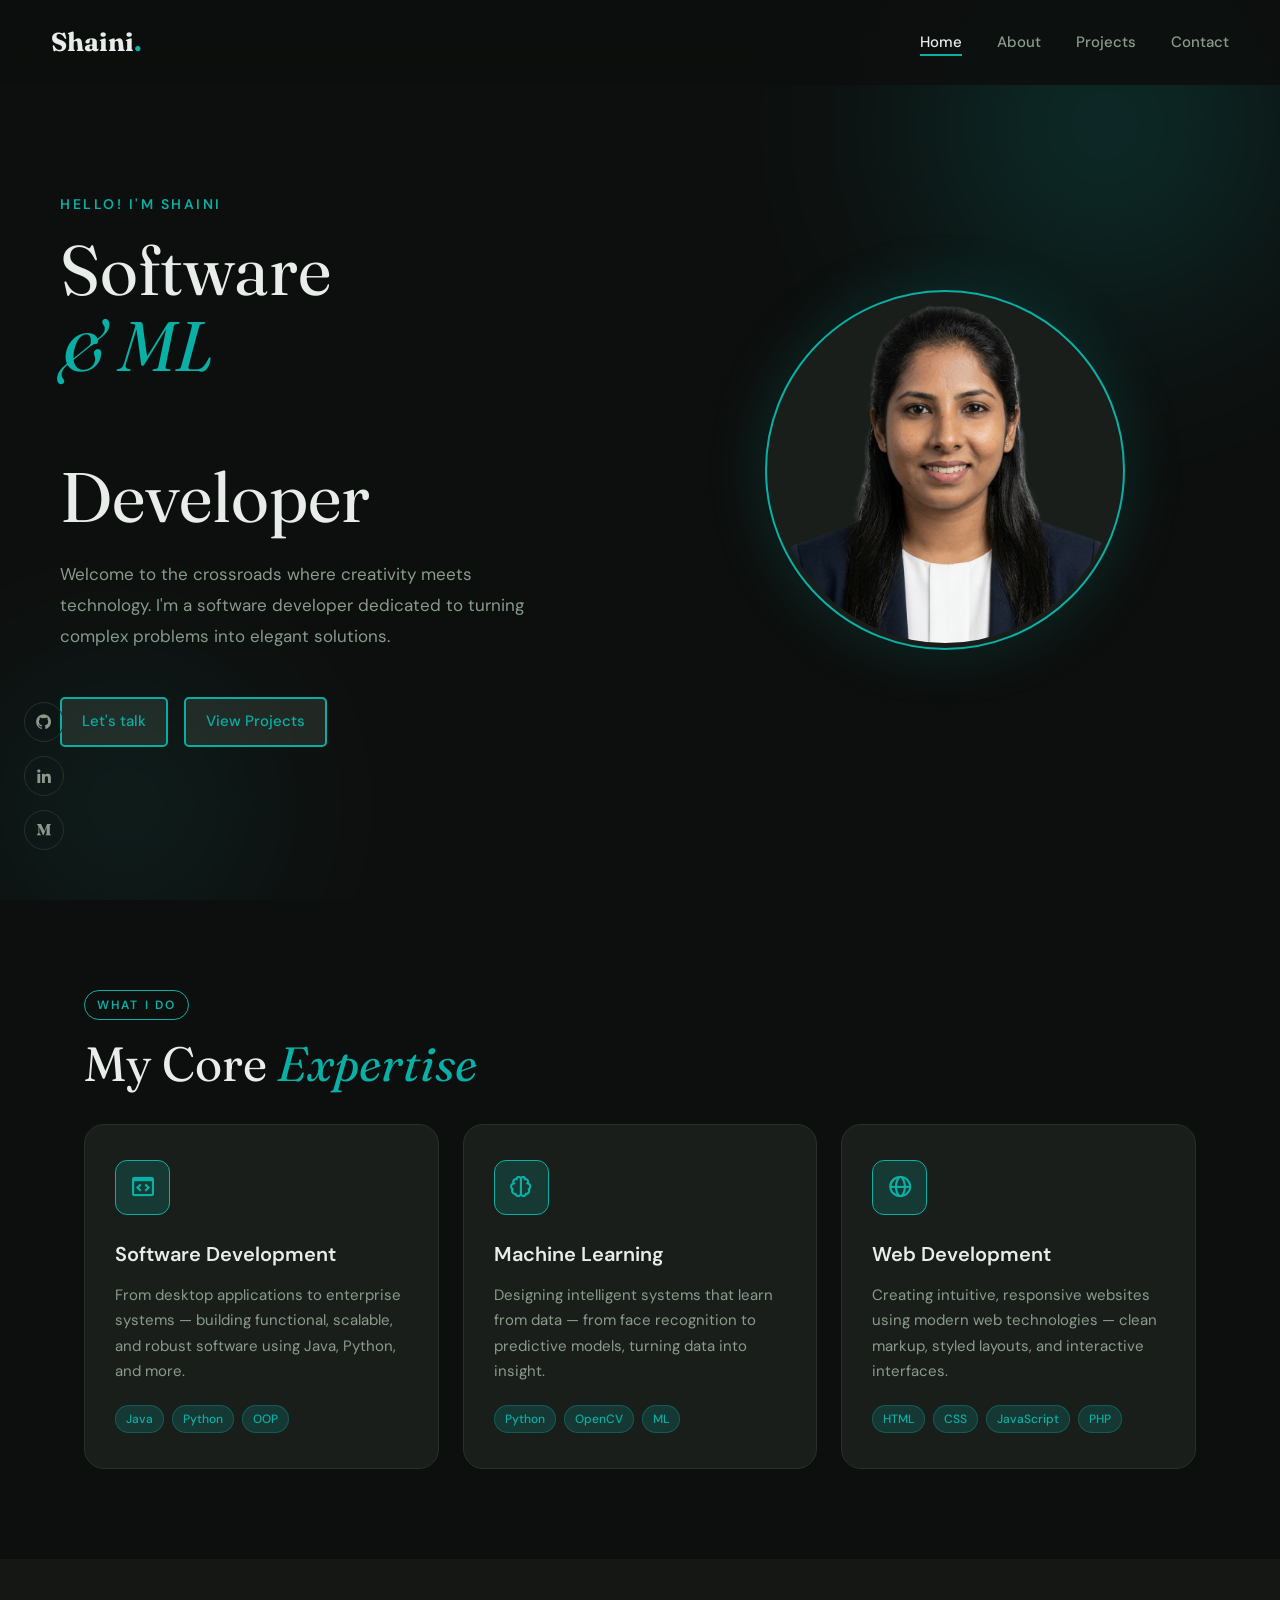
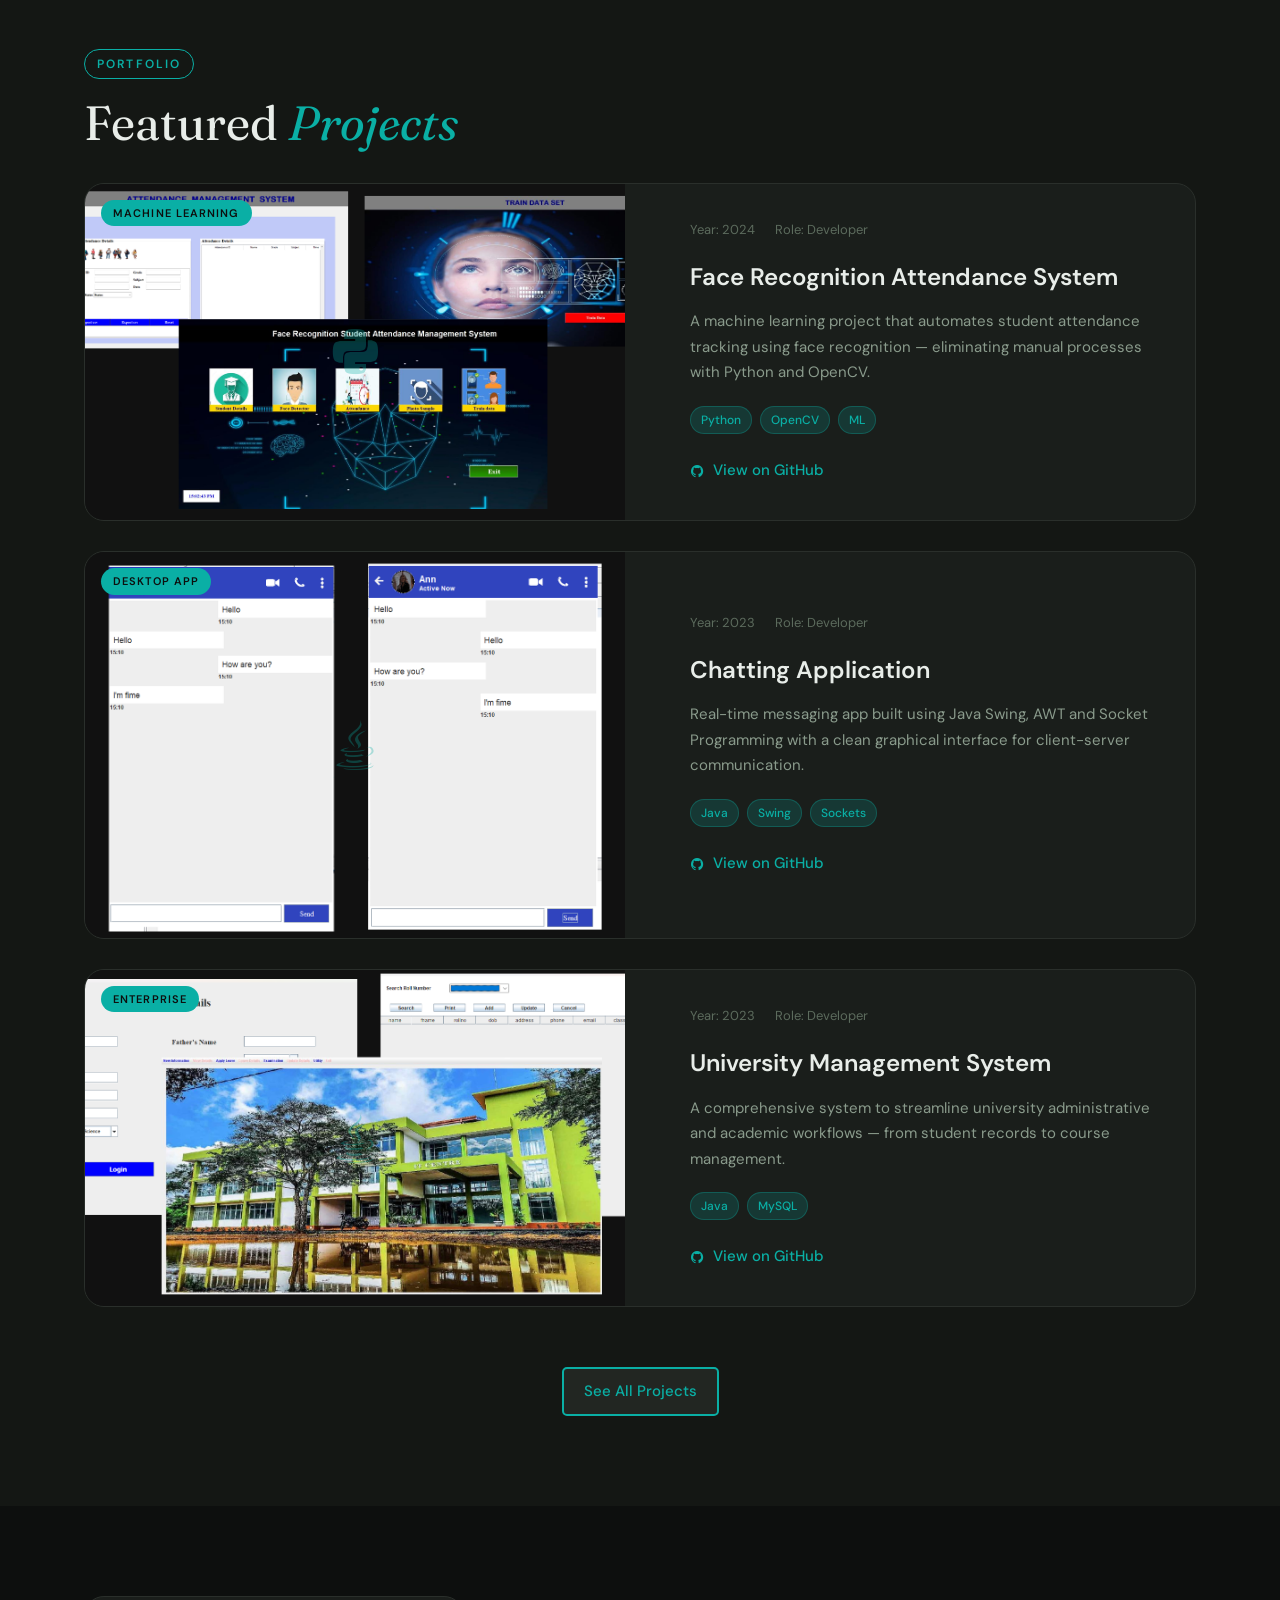
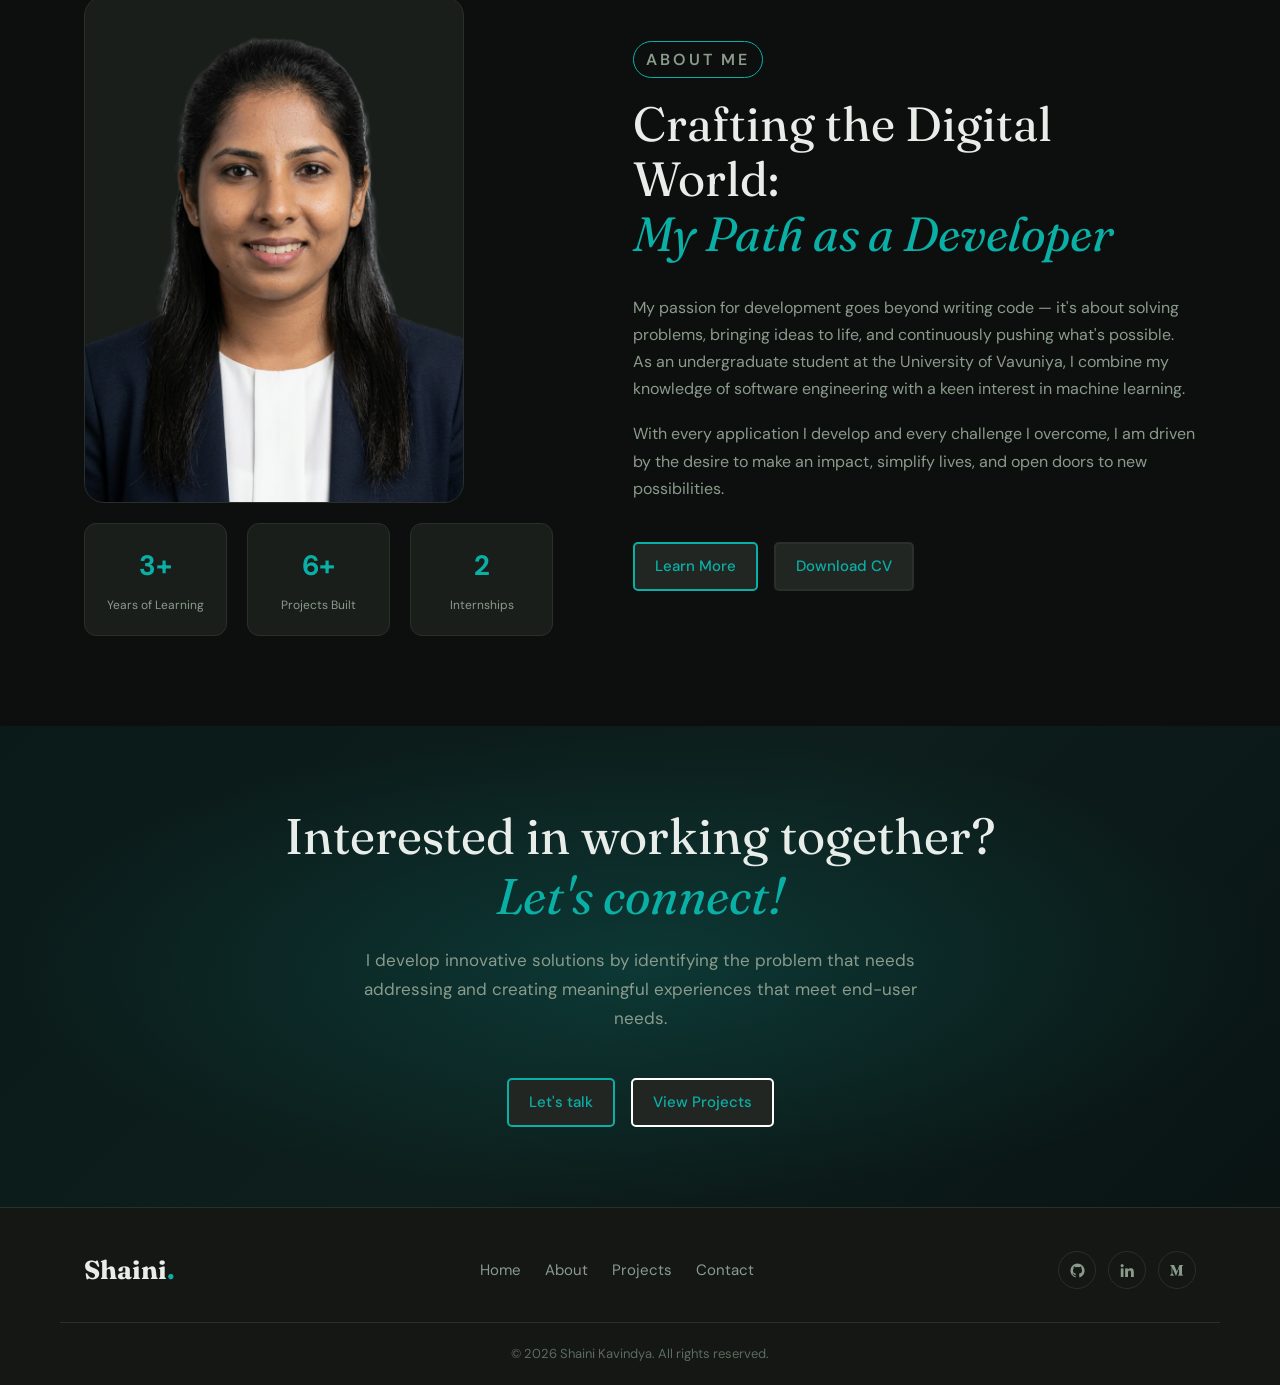
<file: index.html>
<!DOCTYPE html>
<html lang="en">
<head>
  <meta charset="UTF-8"/>
  <meta name="viewport" content="width=device-width, initial-scale=1.0"/>
  <title>Shaini Kavindya – Software Developer</title>
  <link rel="preconnect" href="https://fonts.googleapis.com">
  <link href="https://fonts.googleapis.com/css2?family=Fraunces:ital,wght@0,300;0,400;0,700;1,300&family=DM+Sans:wght@300;400;500;600&display=swap" rel="stylesheet">
  <link href="https://unpkg.com/boxicons@2.1.4/css/boxicons.min.css" rel="stylesheet">
  <link rel="stylesheet" href="css/style.css">
</head>
<body>

  <!-- ══════════════════════════════ NAV ══════════════════════════════ -->
  <nav class="navbar" id="navbar">
    <a href="index.html" class="nav-logo">Shaini<span>.</span></a>
    <button class="nav-toggle" id="navToggle" aria-label="Toggle menu">
      <span></span><span></span><span></span>
    </button>
    <ul class="nav-links" id="navLinks">
      <li><a href="index.html" class="active">Home</a></li>
      <li><a href="about.html">About</a></li>
      <li><a href="portfolio.html">Projects</a></li>
      <li><a href="contact.html">Contact</a></li>
    </ul>
  </nav>

  <!-- ══════════════════════════════ HERO ══════════════════════════════ -->
  <header class="hero">
    <div class="hero-bg-blobs">
      <div class="blob blob-1"></div>
      <div class="blob blob-2"></div>
    </div>

    <div class="hero-content">
      <div class="hero-text">
        <p class="hero-eyebrow">Hello! I'm Shaini</p>
        <h1 class="hero-title">Software <em>&amp; ML</em><br>Developer</h1>
        <p class="hero-sub">Welcome to the crossroads where creativity meets technology.
          I'm a software developer dedicated to turning complex problems into elegant solutions.</p>
        <div class="hero-cta">
          <a href="contact.html" class="btn btn-primary">Let's talk</a>
          <a href="portfolio.html" class="btn btn-outline">View Projects</a>
        </div>
      </div>
      <div class="hero-img-wrap">
        <div class="hero-img-ring">
          
          <img src="images/profile.png" alt="Shaini Kavindya" class="hero-img" onerror="this.style.display='none';this.parentElement.classList.add('no-img')">
          
        </div>
        
        </div>
      </div>
    </div>

    <div class="hero-social">
      <a href="https://github.com/Shaini200" target="_blank" title="GitHub"><i class='bx bxl-github'></i></a>
      <a href="https://www.linkedin.com/in/shaini-kavindya-83536228b/" target="_blank" title="LinkedIn"><i class='bx bxl-linkedin'></i></a>
      <a href="https://medium.com/@shainikavindya2" target="_blank" title="Medium"><i class='bx bxl-medium'></i></a>
    </div>
  </header>

  <!-- ══════════════════════════════ SERVICES ══════════════════════════ -->
  <section class="services section-pad">
    <div class="container">
      <p class="section-tag">What I Do</p>
      <h2 class="section-title">My Core <em>Expertise</em></h2>
      <div class="services-grid">

        <div class="service-card">
          <div class="service-icon"><i class='bx bx-code-block'></i></div>
          <h3>Software Development</h3>
          <p>From desktop applications to enterprise systems — building functional, scalable, and robust software using Java, Python, and more.</p>
          <div class="service-tags">
            <span>Java</span><span>Python</span><span>OOP</span>
          </div>
        </div>

        <div class="service-card">
          <div class="service-icon"><i class='bx bx-brain'></i></div>
          <h3>Machine Learning</h3>
          <p>Designing intelligent systems that learn from data — from face recognition to predictive models, turning data into insight.</p>
          <div class="service-tags">
            <span>Python</span><span>OpenCV</span><span>ML</span>
          </div>
        </div>

        <div class="service-card">
          <div class="service-icon"><i class='bx bx-globe'></i></div>
          <h3>Web Development</h3>
          <p>Creating intuitive, responsive websites using modern web technologies — clean markup, styled layouts, and interactive interfaces.</p>
          <div class="service-tags">
            <span>HTML</span><span>CSS</span><span>JavaScript</span><span>PHP</span>
          </div>
        </div>

      </div>
    </div>
  </section>

  <!-- ══════════════════════════════ FEATURED PROJECTS ══════════════════ -->
  <section class="projects section-pad section-alt">
    <div class="container">
      <p class="section-tag">Portfolio</p>
      <h2 class="section-title">Featured <em>Projects</em></h2>
      <div class="projects-list">

        <article class="project-card featured">
          <div class="project-img">
            <img src="images/n1.png" alt="Face Recognition System" onerror="this.parentElement.classList.add('img-fallback')">
            <div class="img-fallback-icon"><i class='bx bxl-python'></i></div>
            <span class="project-type">Machine Learning</span>
          </div>
          <div class="project-info">
            <div class="project-meta">
              <span>Year: 2024</span>
              <span>Role: Developer</span>
            </div>
            <h3>Face Recognition Attendance System</h3>
            <p>A machine learning project that automates student attendance tracking using face recognition — eliminating manual processes with Python and OpenCV.</p>
            <div class="project-tech"><span>Python</span><span>OpenCV</span><span>ML</span></div>
            <a href="https://github.com/Shaini200/Face-Recognition-Attendence-System" class="project-link" target="_blank">
              <i class='bx bxl-github'></i> View on GitHub
            </a>
          </div>
        </article>

        <article class="project-card">
          <div class="project-img">
            <img src="images/n2.png" alt="Chatting Application" onerror="this.parentElement.classList.add('img-fallback')">
            <div class="img-fallback-icon"><i class='bx bxl-java'></i></div>
            <span class="project-type">Desktop App</span>
          </div>
          <div class="project-info">
            <div class="project-meta">
              <span>Year: 2023</span>
              <span>Role: Developer</span>
            </div>
            <h3>Chatting Application</h3>
            <p>Real-time messaging app built using Java Swing, AWT and Socket Programming with a clean graphical interface for client-server communication.</p>
            <div class="project-tech"><span>Java</span><span>Swing</span><span>Sockets</span></div>
            <a href="https://github.com/Shaini200/Chatting-Application" class="project-link" target="_blank">
              <i class='bx bxl-github'></i> View on GitHub
            </a>
          </div>
        </article>

        <article class="project-card">
          <div class="project-img">
            <img src="images/n3.png" alt="University Management System" onerror="this.parentElement.classList.add('img-fallback')">
            <div class="img-fallback-icon"><i class='bx bxl-java'></i></div>
            <span class="project-type">Enterprise</span>
          </div>
          <div class="project-info">
            <div class="project-meta">
              <span>Year: 2023</span>
              <span>Role: Developer</span>
            </div>
            <h3>University Management System</h3>
            <p>A comprehensive system to streamline university administrative and academic workflows — from student records to course management.</p>
            <div class="project-tech"><span>Java</span><span>MySQL</span></div>
            <a href="https://github.com/Shaini200/University-Management-System" class="project-link" target="_blank">
              <i class='bx bxl-github'></i> View on GitHub
            </a>
          </div>
        </article>

      </div>
      <div class="section-cta">
        <a href="portfolio.html" class="btn btn-outline">See All Projects</a>
      </div>
    </div>
  </section>

  <!-- ══════════════════════════════ ABOUT SNIPPET ══════════════════════ -->
  <section class="about-snap section-pad">
    <div class="container about-snap-grid">
      <div class="about-snap-img">
        <div class="about-img-frame">
          <img src="images/profile.png" alt="Shaini Kavindya" onerror="this.style.display='none'">
          
        </div>
        <div class="about-stats">
          <div class="stat"><strong>3+</strong><span>Years of Learning</span></div>
          <div class="stat"><strong>6+</strong><span>Projects Built</span></div>
          <div class="stat"><strong>2</strong><span>Internships</span></div>
        </div>
      </div>
      <div class="about-snap-text">
        <p class="section-tag">About Me</p>
        <h2 class="section-title">Crafting the Digital World:<br><em>My Path as a Developer</em></h2>
        <p>My passion for development goes beyond writing code — it's about solving problems, bringing ideas to life, and continuously pushing what's possible. As an undergraduate student at the University of Vavuniya, I combine my knowledge of software engineering with a keen interest in machine learning.</p>
        <p>With every application I develop and every challenge I overcome, I am driven by the desire to make an impact, simplify lives, and open doors to new possibilities.</p>
        <div class="about-snap-links">
          <a href="about.html" class="btn btn-primary">Learn More</a>
          <a href="https://drive.google.com/drive/folders/1Dfvtdh1qpGoXPEZE8LVPaaoGUMWZcI7i" class="btn btn-ghost" target="_blank">Download CV</a>
        </div>
      </div>
    </div>
  </section>

  <!-- ══════════════════════════════ CTA BANNER ══════════════════════════ -->
  <section class="cta-banner">
    <div class="cta-bg"></div>
    <div class="container cta-content">
      <h2>Interested in working together?<br><em>Let's connect!</em></h2>
      <p>I develop innovative solutions by identifying the problem that needs addressing and creating meaningful experiences that meet end-user needs.</p>
      <div class="cta-btns">
        <a href="contact.html" class="btn btn-primary">Let's talk</a>
        <a href="portfolio.html" class="btn btn-outline-light">View Projects</a>
      </div>
    </div>
  </section>

  <!-- ══════════════════════════════ FOOTER ══════════════════════════════ -->
  <footer class="footer">
    <div class="container footer-inner">
      <a href="index.html" class="nav-logo">Shaini<span>.</span></a>
      <ul class="footer-links">
        <li><a href="index.html">Home</a></li>
        <li><a href="about.html">About</a></li>
        <li><a href="portfolio.html">Projects</a></li>
        <li><a href="contact.html">Contact</a></li>
      </ul>
      <div class="footer-social">
        <a href="https://github.com/Shaini200" target="_blank"><i class='bx bxl-github'></i></a>
        <a href="https://www.linkedin.com/in/shaini-kavindya-83536228b/" target="_blank"><i class='bx bxl-linkedin'></i></a>
        <a href="https://medium.com/@shainikavindya2" target="_blank"><i class='bx bxl-medium'></i></a>
      </div>
    </div>
    <p class="footer-copy">&copy; 2026 Shaini Kavindya. All rights reserved.</p>
  </footer>

  <script src="js/main.js"></script>
</body>
</html>
</file>
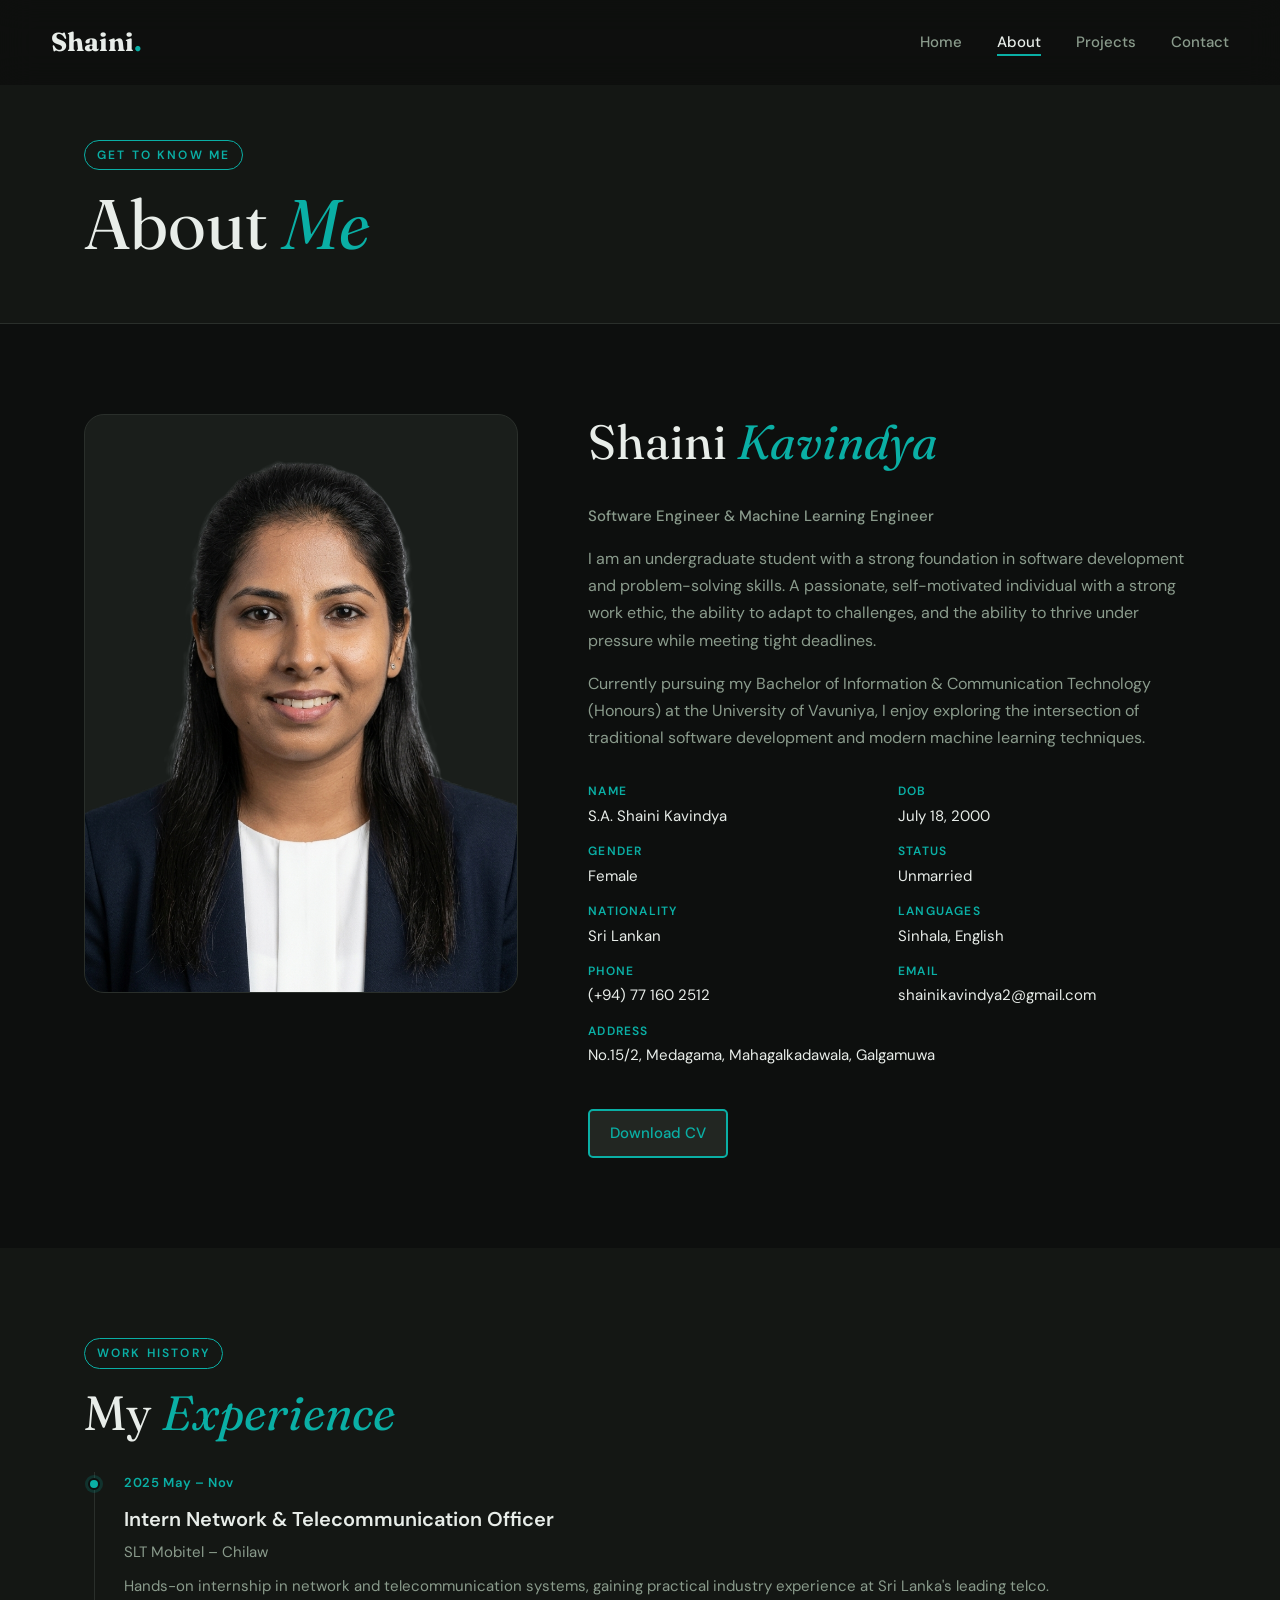
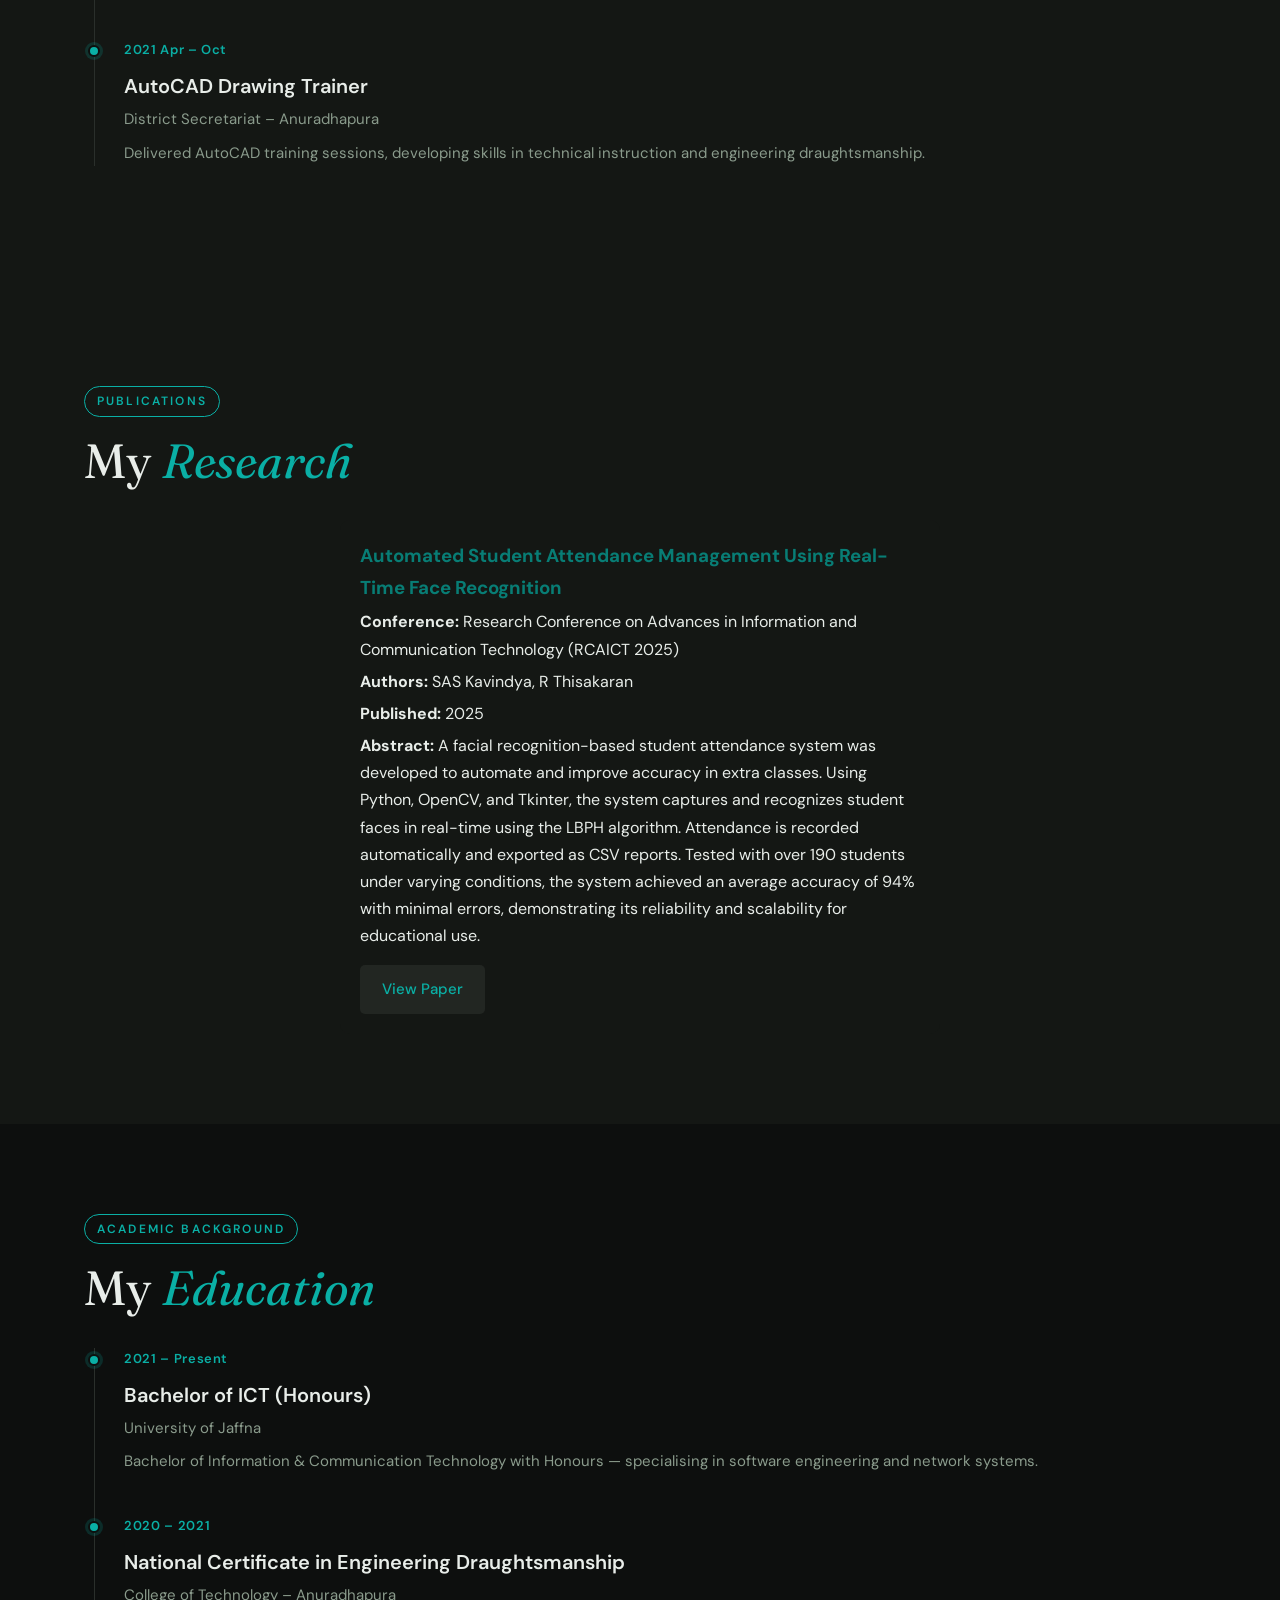
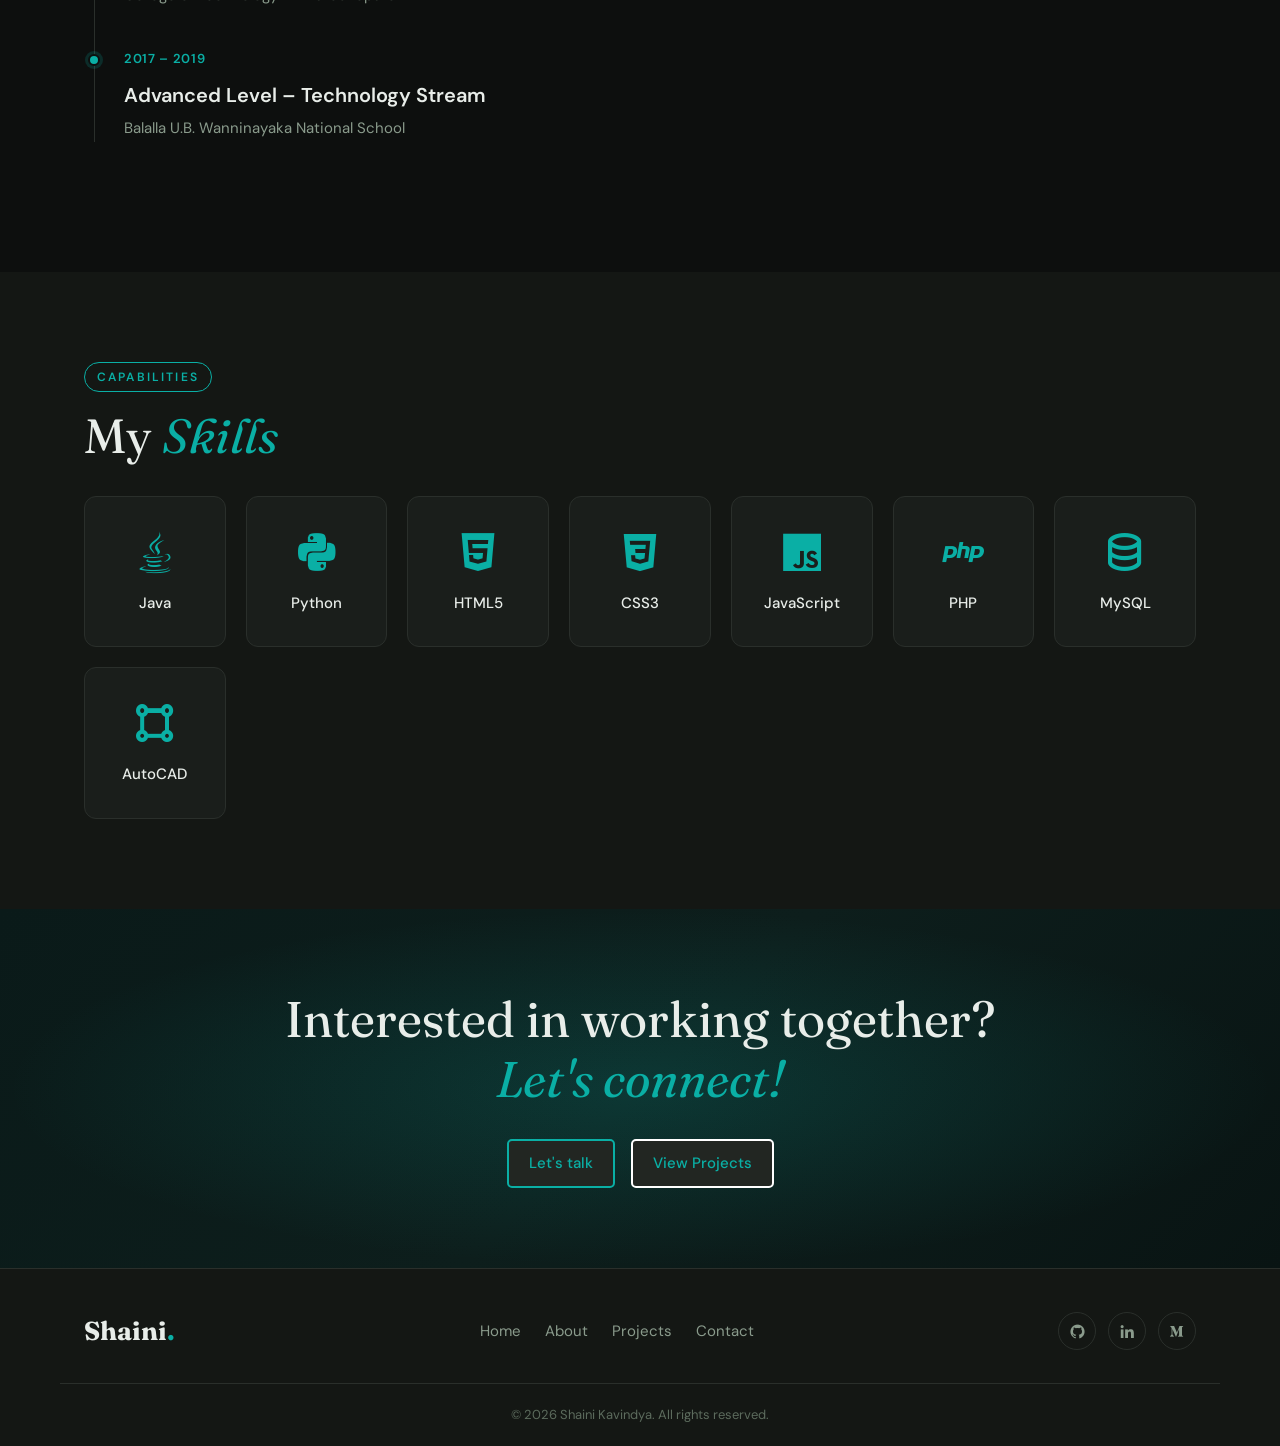
<file: about.html>
<!DOCTYPE html>
<html lang="en">
<head>
  <meta charset="UTF-8"/>
  <meta name="viewport" content="width=device-width, initial-scale=1.0"/>
  <title>About – Shaini Kavindya</title>
  <link rel="preconnect" href="https://fonts.googleapis.com">
  <link href="https://fonts.googleapis.com/css2?family=Fraunces:ital,wght@0,300;0,400;0,700;1,300&family=DM+Sans:wght@300;400;500;600&display=swap" rel="stylesheet">
  <link href="https://unpkg.com/boxicons@2.1.4/css/boxicons.min.css" rel="stylesheet">
  <link rel="stylesheet" href="css/style.css">
</head>
<body>

  <nav class="navbar" id="navbar">
    <a href="index.html" class="nav-logo">Shaini<span>.</span></a>
    <button class="nav-toggle" id="navToggle" aria-label="Toggle menu">
      <span></span><span></span><span></span>
    </button>
    <ul class="nav-links" id="navLinks">
      <li><a href="index.html">Home</a></li>
      <li><a href="about.html" class="active">About</a></li>
      <li><a href="portfolio.html">Projects</a></li>
      <li><a href="contact.html">Contact</a></li>
    </ul>
  </nav>

  <!-- PAGE HERO -->
  <div class="page-hero">
    <div class="container">
      <p class="section-tag">Get to know me</p>
      <h1>About <em>Me</em></h1>
    </div>
  </div>

  <!-- BIO -->
  <section class="section-pad">
    <div class="container about-bio-grid">
      <div class="about-bio-img">
        <div class="about-img-frame large">
          <img src="images/profile.png" alt="Shaini Kavindya" onerror="this.style.display='none'">
          
        </div>
      </div>
      <div class="about-bio-text">
        <h2 class="section-title">Shaini <em>Kavindya</em></h2>
        <p class="about-role-tag">Software Engineer &amp; Machine Learning Engineer</p>
        <p>I am an undergraduate student with a strong foundation in software development and problem-solving skills. A passionate, self-motivated individual with a strong work ethic, the ability to adapt to challenges, and the ability to thrive under pressure while meeting tight deadlines.</p>
        <p>Currently pursuing my Bachelor of Information &amp; Communication Technology (Honours) at the University of Vavuniya, I enjoy exploring the intersection of traditional software development and modern machine learning techniques.</p>
        <div class="about-details-grid">
          <div class="about-detail-item"><span class="detail-label">Name</span><span>S.A. Shaini Kavindya</span></div>
          <div class="about-detail-item"><span class="detail-label">DOB</span><span>July 18, 2000</span></div>
          <div class="about-detail-item"><span class="detail-label">Gender</span><span>Female</span></div>
          <div class="about-detail-item"><span class="detail-label">Status</span><span>Unmarried</span></div>
          <div class="about-detail-item"><span class="detail-label">Nationality</span><span>Sri Lankan</span></div>
          <div class="about-detail-item"><span class="detail-label">Languages</span><span>Sinhala, English</span></div>
          <div class="about-detail-item"><span class="detail-label">Phone</span><span>(+94) 77 160 2512</span></div>
          <div class="about-detail-item"><span class="detail-label">Email</span><span>shainikavindya2@gmail.com</span></div>
          <div class="about-detail-item full"><span class="detail-label">Address</span><span>No.15/2, Medagama, Mahagalkadawala, Galgamuwa</span></div>
        </div>
        <a href="https://drive.google.com/drive/folders/1Dfvtdh1qpGoXPEZE8LVPaaoGUMWZcI7i" class="btn btn-primary" target="_blank">Download CV</a>
      </div>
    </div>
  </section>

  <!-- EXPERIENCE -->
  <section class="section-pad section-alt">
    <div class="container">
      <p class="section-tag">Work History</p>
      <h2 class="section-title">My <em>Experience</em></h2>
      <div class="timeline">
        <div class="timeline-item">
          <div class="timeline-dot"></div>
          <div class="timeline-date">2025 May – Nov</div>
          <div class="timeline-content">
            <h3>Intern Network &amp; Telecommunication Officer</h3>
            <p class="timeline-org">SLT Mobitel – Chilaw</p>
            <p>Hands-on internship in network and telecommunication systems, gaining practical industry experience at Sri Lanka's leading telco.</p>
          </div>
        </div>
        <div class="timeline-item">
          <div class="timeline-dot"></div>
          <div class="timeline-date">2021 Apr – Oct</div>
          <div class="timeline-content">
            <h3>AutoCAD Drawing Trainer</h3>
            <p class="timeline-org">District Secretariat – Anuradhapura</p>
            <p>Delivered AutoCAD training sessions, developing skills in technical instruction and engineering draughtsmanship.</p>
          </div>
        </div>
      </div>
    </div>
  </section>

  <!--Research Publication-->
   <section class="section-pad section-alt">
    <div class="container">
      <p class="section-tag">Publications</p>
      <h2 class="section-title">My <em>Research</em></h2>
    </div>
    <div class="research-container">

        <div class="research-box">
            <h3>Automated Student Attendance Management Using Real-Time Face Recognition</h3>
            <p><strong>Conference:</strong> Research Conference on Advances in Information and Communication Technology (RCAICT 2025)</p>
            <p><strong>Authors:</strong> SAS Kavindya, R Thisakaran</p>
            <p><strong>Published:</strong> 2025</p>
            <p><strong>Abstract:</strong> A facial recognition-based student attendance system was developed to automate and improve accuracy 
              in extra classes. Using Python, OpenCV, and Tkinter, the system captures and recognizes student faces in real-time using the LBPH 
              algorithm. Attendance is recorded automatically and exported as CSV reports. Tested with over 190 students under varying conditions, 
              the system achieved an average accuracy of 94% with minimal errors, demonstrating its reliability and scalability for educational use.</p>

            <a href="http://drr.vau.ac.lk/handle/123456789/1357" target="_blank" class="btn">View Paper</a>
        </div>

    </div>
  </section>

  <!-- EDUCATION -->
  <section class="section-pad">
    <div class="container">
      <p class="section-tag">Academic Background</p>
      <h2 class="section-title">My <em>Education</em></h2>
      <div class="timeline">
        <div class="timeline-item">
          <div class="timeline-dot"></div>
          <div class="timeline-date">2021 – Present</div>
          <div class="timeline-content">
            <h3>Bachelor of ICT (Honours)</h3>
            <p class="timeline-org">University of Jaffna</p>
            <p>Bachelor of Information &amp; Communication Technology with Honours — specialising in software engineering and network systems.</p>
          </div>
        </div>
        <div class="timeline-item">
          <div class="timeline-dot"></div>
          <div class="timeline-date">2020 – 2021</div>
          <div class="timeline-content">
            <h3>National Certificate in Engineering Draughtsmanship</h3>
            <p class="timeline-org">College of Technology – Anuradhapura</p>
          </div>
        </div>
        <div class="timeline-item">
          <div class="timeline-dot"></div>
          <div class="timeline-date">2017 – 2019</div>
          <div class="timeline-content">
            <h3>Advanced Level – Technology Stream</h3>
            <p class="timeline-org">Balalla U.B. Wanninayaka National School</p>
          </div>
        </div>
      </div>
    </div>
  </section>

  <!-- SKILLS -->
  <section class="section-pad section-alt">
    <div class="container">
      <p class="section-tag">Capabilities</p>
      <h2 class="section-title">My <em>Skills</em></h2>
      <div class="skills-grid">
        <div class="skill-item"><i class='bx bxl-java'></i><span>Java</span></div>
        <div class="skill-item"><i class='bx bxl-python'></i><span>Python</span></div>
        <div class="skill-item"><i class='bx bxl-html5'></i><span>HTML5</span></div>
        <div class="skill-item"><i class='bx bxl-css3'></i><span>CSS3</span></div>
        <div class="skill-item"><i class='bx bxl-javascript'></i><span>JavaScript</span></div>
        <div class="skill-item"><i class='bx bxl-php'></i><span>PHP</span></div>
        <div class="skill-item"><i class='bx bx-data'></i><span>MySQL</span></div>
        <div class="skill-item"><i class='bx bx-shape-square'></i><span>AutoCAD</span></div>
      </div>
    </div>
  </section>

  <section class="cta-banner">
    <div class="cta-bg"></div>
    <div class="container cta-content">
      <h2>Interested in working together?<br><em>Let's connect!</em></h2>
      <div class="cta-btns">
        <a href="contact.html" class="btn btn-primary">Let's talk</a>
        <a href="portfolio.html" class="btn btn-outline-light">View Projects</a>
      </div>
    </div>
  </section>

  <footer class="footer">
    <div class="container footer-inner">
      <a href="index.html" class="nav-logo">Shaini<span>.</span></a>
      <ul class="footer-links">
        <li><a href="index.html">Home</a></li>
        <li><a href="about.html">About</a></li>
        <li><a href="portfolio.html">Projects</a></li>
        <li><a href="contact.html">Contact</a></li>
      </ul>
      <div class="footer-social">
        <a href="https://github.com/Shaini200" target="_blank"><i class='bx bxl-github'></i></a>
        <a href="https://www.linkedin.com/in/shaini-kavindya-83536228b/" target="_blank"><i class='bx bxl-linkedin'></i></a>
        <a href="https://medium.com/@shainikavindya2" target="_blank"><i class='bx bxl-medium'></i></a>
      </div>
    </div>
    <p class="footer-copy">&copy; 2026 Shaini Kavindya. All rights reserved.</p>
  </footer>

  <script src="js/main.js"></script>
</body>
</html>
</file>
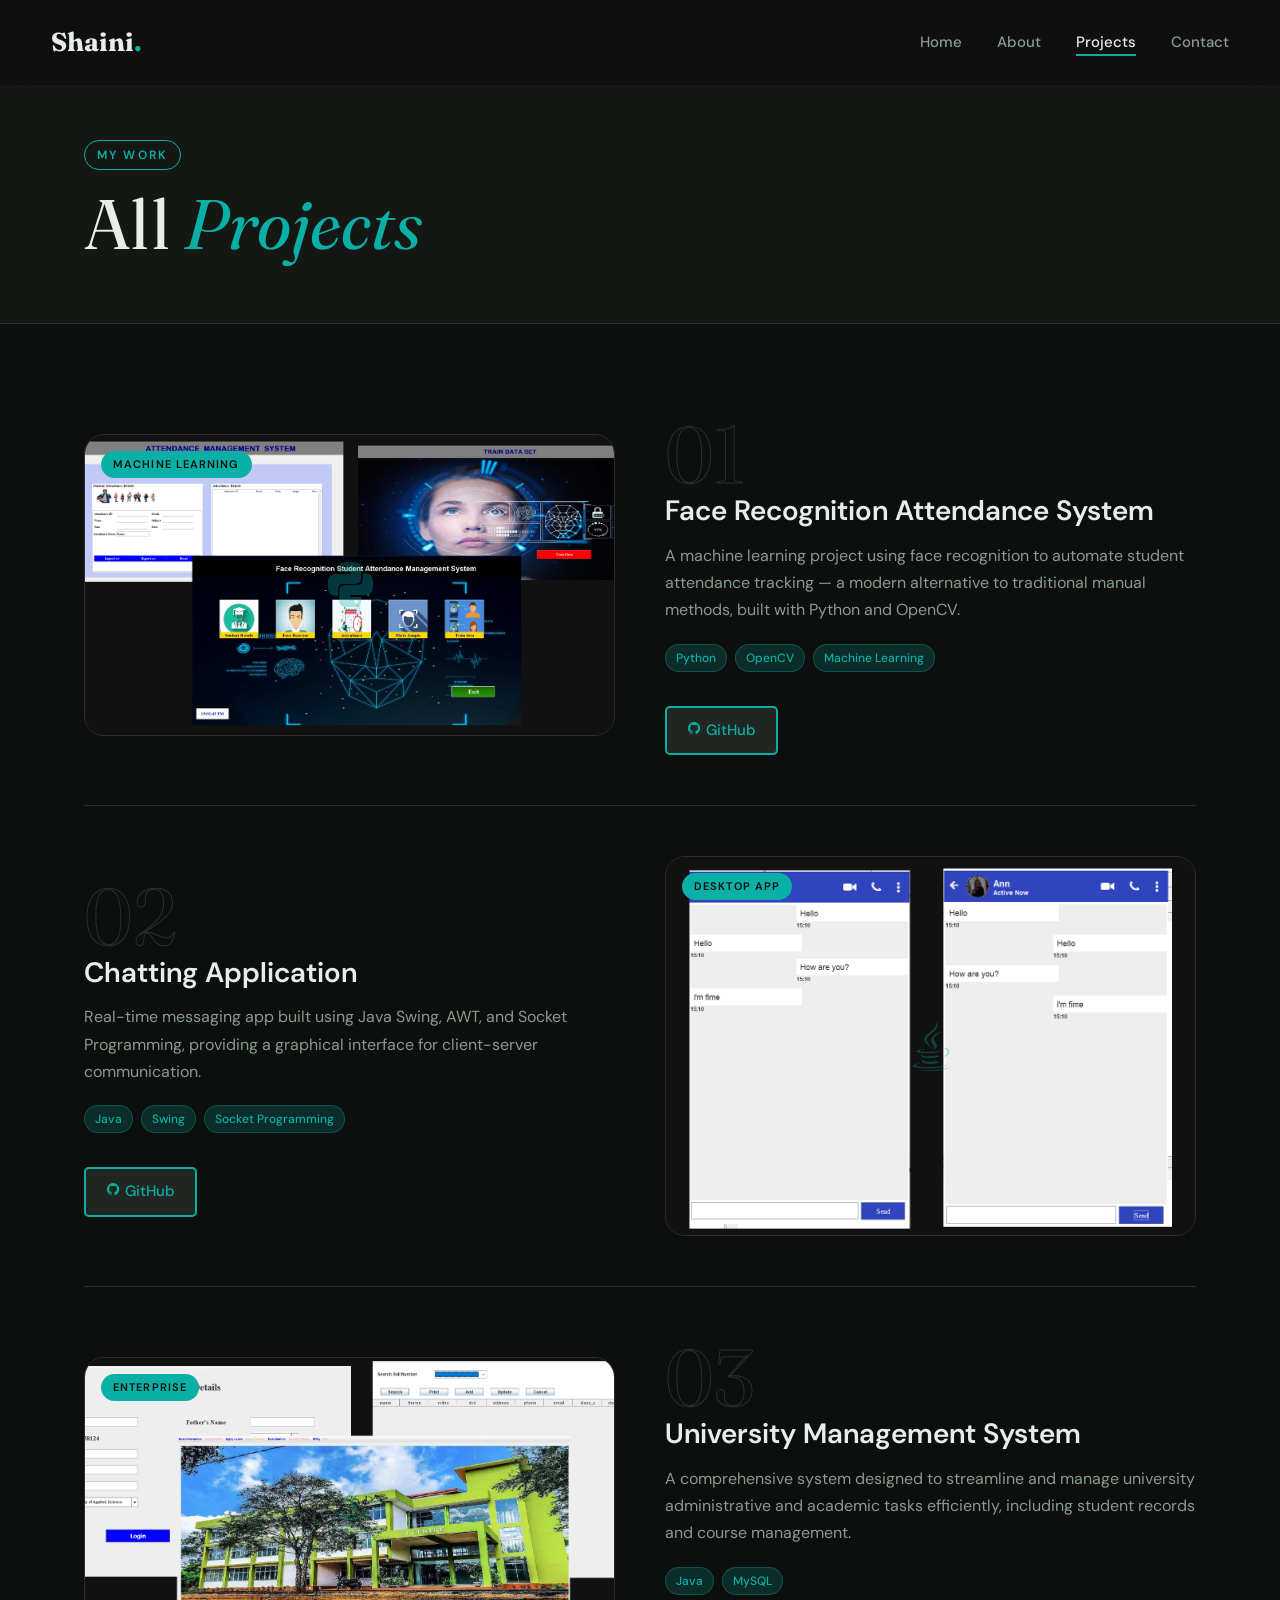
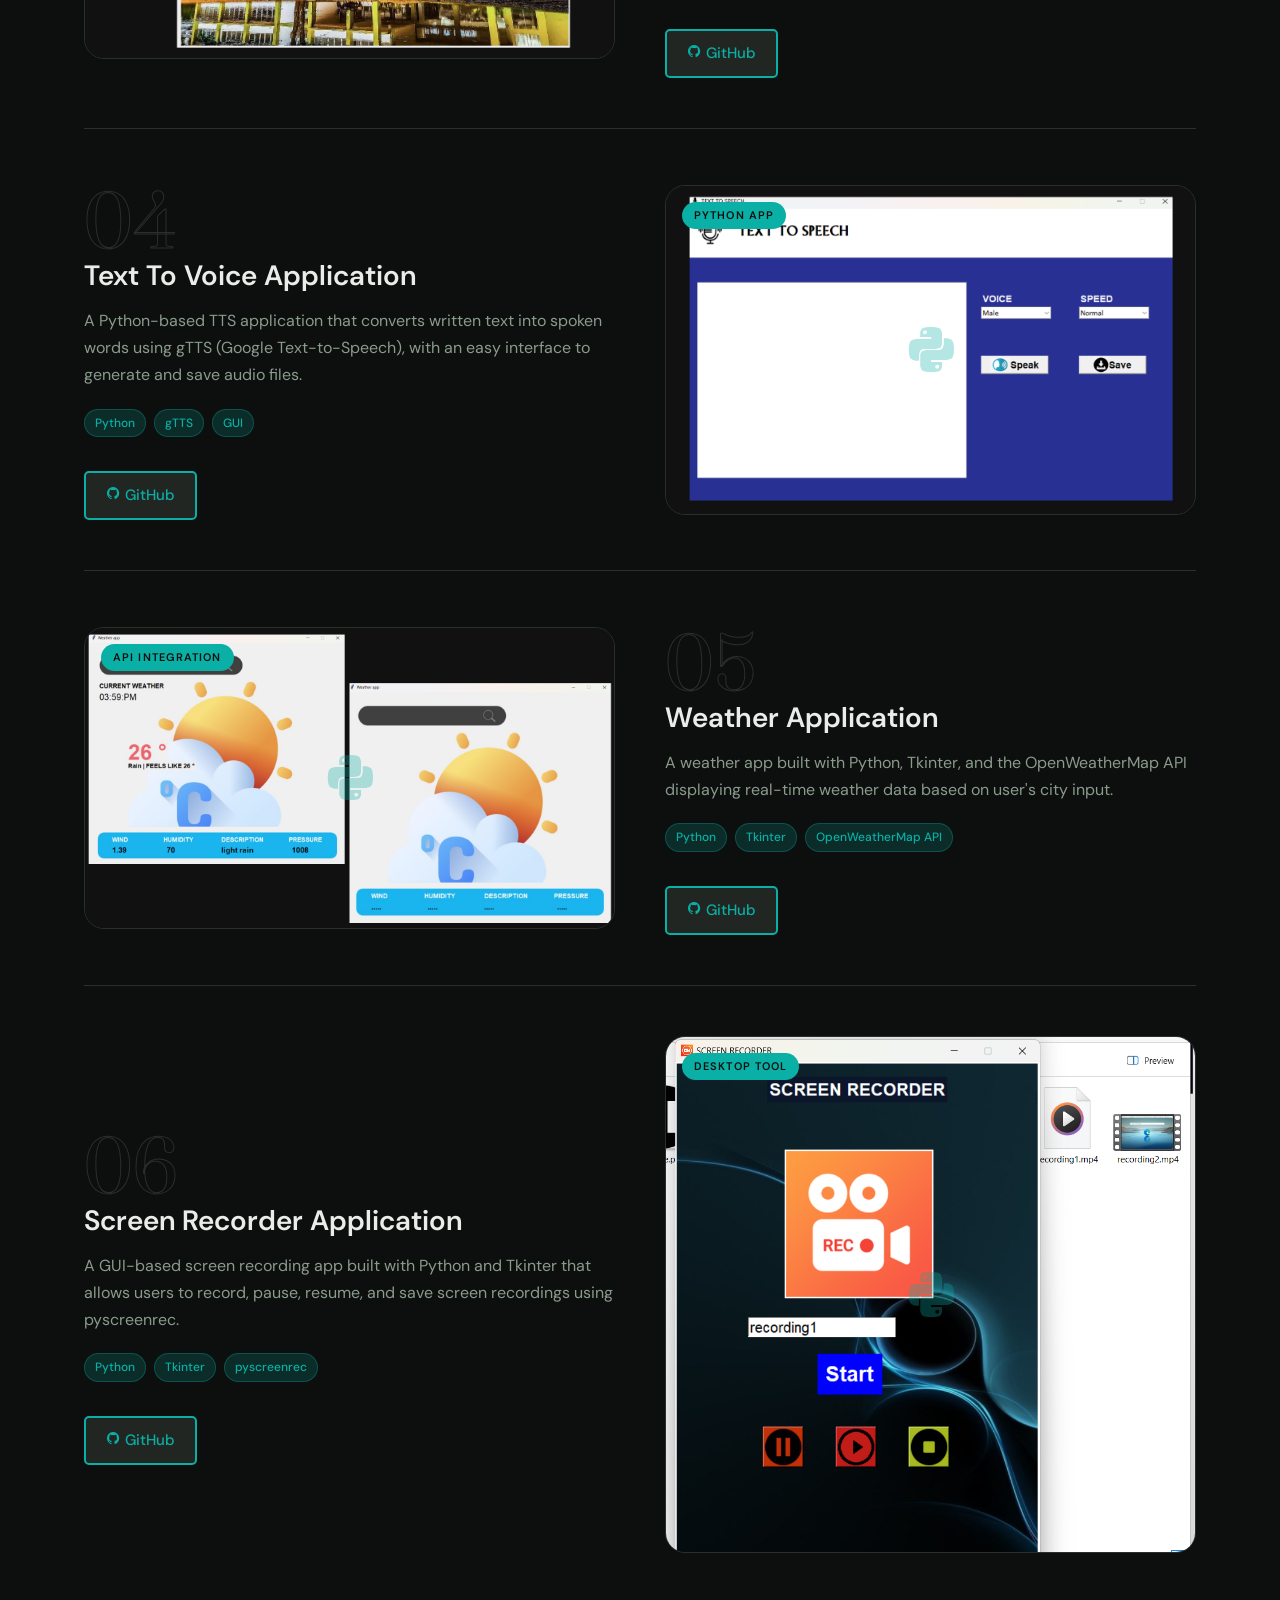
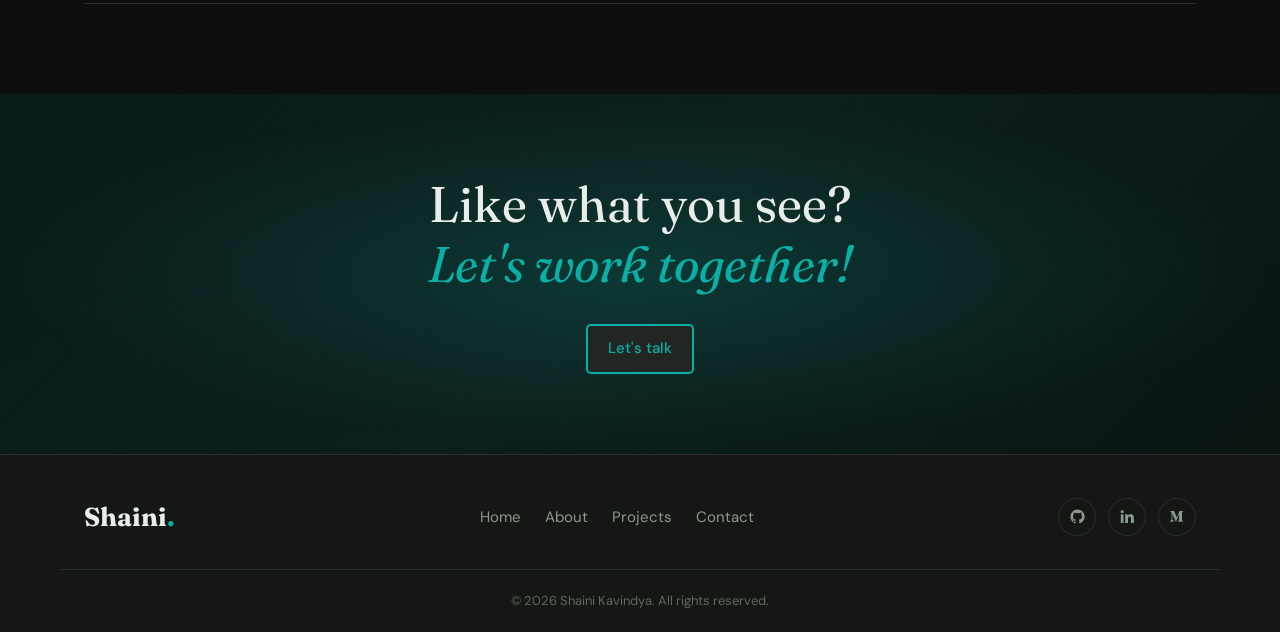
<file: portfolio.html>
<!DOCTYPE html>
<html lang="en">
<head>
  <meta charset="UTF-8"/>
  <meta name="viewport" content="width=device-width, initial-scale=1.0"/>
  <title>Projects – Shaini Kavindya</title>
  <link rel="preconnect" href="https://fonts.googleapis.com">
  <link href="https://fonts.googleapis.com/css2?family=Fraunces:ital,wght@0,300;0,400;0,700;1,300&family=DM+Sans:wght@300;400;500;600&display=swap" rel="stylesheet">
  <link href="https://unpkg.com/boxicons@2.1.4/css/boxicons.min.css" rel="stylesheet">
  <link rel="stylesheet" href="css/style.css">
</head>
<body>

  <nav class="navbar" id="navbar">
    <a href="index.html" class="nav-logo">Shaini<span>.</span></a>
    <button class="nav-toggle" id="navToggle">
      <span></span><span></span><span></span>
    </button>
    <ul class="nav-links" id="navLinks">
      <li><a href="index.html">Home</a></li>
      <li><a href="about.html">About</a></li>
      <li><a href="portfolio.html" class="active">Projects</a></li>
      <li><a href="contact.html">Contact</a></li>
    </ul>
  </nav>

  <div class="page-hero">
    <div class="container">
      <p class="section-tag">My Work</p>
      <h1>All <em>Projects</em></h1>
    </div>
  </div>

  <section class="section-pad">
    <div class="container">
      <div class="all-projects-grid">

        <article class="project-card-full">
          <div class="pcf-img">
            <img src="images/n1.png" alt="Face Recognition" onerror="this.parentElement.classList.add('img-fallback')">
            <div class="img-fallback-icon"><i class='bx bxl-python'></i></div>
            <span class="project-type">Machine Learning</span>
          </div>
          <div class="pcf-info">
            <span class="pcf-num">01</span>
            <h3>Face Recognition Attendance System</h3>
            <p>A machine learning project using face recognition to automate student attendance tracking — a modern alternative to traditional manual methods, built with Python and OpenCV.</p>
            <div class="project-tech"><span>Python</span><span>OpenCV</span><span>Machine Learning</span></div>
            <div class="pcf-links">
              <a href="https://github.com/Shaini200/Face-Recognition-Attendence-System" target="_blank" class="btn btn-primary"><i class='bx bxl-github'></i> GitHub</a>
            </div>
          </div>
        </article>

        <article class="project-card-full reverse">
          <div class="pcf-img">
            <img src="images/n2.png" alt="Chatting App" onerror="this.parentElement.classList.add('img-fallback')">
            <div class="img-fallback-icon"><i class='bx bxl-java'></i></div>
            <span class="project-type">Desktop App</span>
          </div>
          <div class="pcf-info">
            <span class="pcf-num">02</span>
            <h3>Chatting Application</h3>
            <p>Real-time messaging app built using Java Swing, AWT, and Socket Programming, providing a graphical interface for client-server communication.</p>
            <div class="project-tech"><span>Java</span><span>Swing</span><span>Socket Programming</span></div>
            <div class="pcf-links">
              <a href="https://github.com/Shaini200/Chatting-Application" target="_blank" class="btn btn-primary"><i class='bx bxl-github'></i> GitHub</a>
            </div>
          </div>
        </article>

        <article class="project-card-full">
          <div class="pcf-img">
            <img src="images/n3.png" alt="University Management" onerror="this.parentElement.classList.add('img-fallback')">
            <div class="img-fallback-icon"><i class='bx bxl-java'></i></div>
            <span class="project-type">Enterprise</span>
          </div>
          <div class="pcf-info">
            <span class="pcf-num">03</span>
            <h3>University Management System</h3>
            <p>A comprehensive system designed to streamline and manage university administrative and academic tasks efficiently, including student records and course management.</p>
            <div class="project-tech"><span>Java</span><span>MySQL</span></div>
            <div class="pcf-links">
              <a href="https://github.com/Shaini200/University-Management-System" target="_blank" class="btn btn-primary"><i class='bx bxl-github'></i> GitHub</a>
            </div>
          </div>
        </article>

        <article class="project-card-full reverse">
          <div class="pcf-img">
            <img src="images/n4.png" alt="Text to Voice" onerror="this.parentElement.classList.add('img-fallback')">
            <div class="img-fallback-icon"><i class='bx bxl-python'></i></div>
            <span class="project-type">Python App</span>
          </div>
          <div class="pcf-info">
            <span class="pcf-num">04</span>
            <h3>Text To Voice Application</h3>
            <p>A Python-based TTS application that converts written text into spoken words using gTTS (Google Text-to-Speech), with an easy interface to generate and save audio files.</p>
            <div class="project-tech"><span>Python</span><span>gTTS</span><span>GUI</span></div>
            <div class="pcf-links">
              <a href="https://github.com/Shaini200/Text-to-Voice-App" target="_blank" class="btn btn-primary"><i class='bx bxl-github'></i> GitHub</a>
            </div>
          </div>
        </article>

        <article class="project-card-full">
          <div class="pcf-img">
            <img src="images/n5.png" alt="Weather App" onerror="this.parentElement.classList.add('img-fallback')">
            <div class="img-fallback-icon"><i class='bx bxl-python'></i></div>
            <span class="project-type">API Integration</span>
          </div>
          <div class="pcf-info">
            <span class="pcf-num">05</span>
            <h3>Weather Application</h3>
            <p>A weather app built with Python, Tkinter, and the OpenWeatherMap API displaying real-time weather data based on user's city input.</p>
            <div class="project-tech"><span>Python</span><span>Tkinter</span><span>OpenWeatherMap API</span></div>
            <div class="pcf-links">
              <a href="https://github.com/Shaini200/Weather-App" target="_blank" class="btn btn-primary"><i class='bx bxl-github'></i> GitHub</a>
            </div>
          </div>
        </article>

        <article class="project-card-full reverse">
          <div class="pcf-img">
            <img src="images/n6.png" alt="Screen Recorder" onerror="this.parentElement.classList.add('img-fallback')">
            <div class="img-fallback-icon"><i class='bx bxl-python'></i></div>
            <span class="project-type">Desktop Tool</span>
          </div>
          <div class="pcf-info">
            <span class="pcf-num">06</span>
            <h3>Screen Recorder Application</h3>
            <p>A GUI-based screen recording app built with Python and Tkinter that allows users to record, pause, resume, and save screen recordings using pyscreenrec.</p>
            <div class="project-tech"><span>Python</span><span>Tkinter</span><span>pyscreenrec</span></div>
            <div class="pcf-links">
              <a href="https://github.com/Shaini200/Screen-Recoder" target="_blank" class="btn btn-primary"><i class='bx bxl-github'></i> GitHub</a>
            </div>
          </div>
        </article>

      </div>
    </div>
  </section>

  <section class="cta-banner">
    <div class="cta-bg"></div>
    <div class="container cta-content">
      <h2>Like what you see?<br><em>Let's work together!</em></h2>
      <div class="cta-btns">
        <a href="contact.html" class="btn btn-primary">Let's talk</a>
      </div>
    </div>
  </section>

  <footer class="footer">
    <div class="container footer-inner">
      <a href="index.html" class="nav-logo">Shaini<span>.</span></a>
      <ul class="footer-links">
        <li><a href="index.html">Home</a></li>
        <li><a href="about.html">About</a></li>
        <li><a href="portfolio.html">Projects</a></li>
        <li><a href="contact.html">Contact</a></li>
      </ul>
      <div class="footer-social">
        <a href="https://github.com/Shaini200" target="_blank"><i class='bx bxl-github'></i></a>
        <a href="https://www.linkedin.com/in/shaini-kavindya-83536228b/" target="_blank"><i class='bx bxl-linkedin'></i></a>
        <a href="https://medium.com/@shainikavindya2" target="_blank"><i class='bx bxl-medium'></i></a>
      </div>
    </div>
    <p class="footer-copy">&copy; 2026 Shaini Kavindya. All rights reserved.</p>
  </footer>

  <script src="js/main.js"></script>
</body>
</html>
</file>
<file: css/style.css>
/* ═══════════════════════════════════════════════════════════
   SHAINI KAVINDYA PORTFOLIO  —  Jordan Codes Style
   ═══════════════════════════════════════════════════════════ */

@import url('https://fonts.googleapis.com/css2?family=Fraunces:ital,wght@0,300;0,400;0,700;1,300&family=DM+Sans:wght@300;400;500;600&display=swap');

/* ── TOKENS ─────────────────────────────────────────────── */
:root {
  --bg:           #0d0f0e;
  --bg-alt:       #141714;
  --surface:      #1a1e1b;
  --surface-2:    #222622;
  --border:       #2a2f2b;
  --accent:       #0aafa5;
  --accent-dim:   #087d75;
  --accent-glow:  rgba(10,175,165,0.18);
  --text:         #e8ede9;
  --text-muted:   #8a9b8c;
  --text-dim:     #5c6b5d;
  --white:        #ffffff;
  --font-display: 'Fraunces', Georgia, serif;
  --font-body:    'DM Sans', sans-serif;
  --radius:       12px;
  --radius-lg:    20px;
  --transition:   0.3s ease;
  --max-w:        1160px;
}

/* ── RESET ───────────────────────────────────────────────── */
*, *::before, *::after { box-sizing: border-box; margin: 0; padding: 0; }
html { font-size: 62.5%; scroll-behavior: smooth; }
body {
  font-family: var(--font-body);
  font-size: 1.6rem;
  background: var(--bg);
  color: var(--text);
  line-height: 1.7;
  overflow-x: hidden;
}
a { color: inherit; text-decoration: none; }
img { max-width: 100%; display: block; }
ul { list-style: none; }
button { cursor: pointer; font-family: inherit; }
em { font-family: var(--font-display); font-style: italic; color: var(--accent); }

/* ── CONTAINER ───────────────────────────────────────────── */
.container { max-width: var(--max-w); margin: 0 auto; padding: 0 2.4rem; }
.section-pad { padding: 9rem 0; }
.section-alt { background: var(--bg-alt); }

/* ── TYPOGRAPHY ──────────────────────────────────────────── */
.section-tag {
  display: inline-block;
  font-size: 1.2rem;
  font-weight: 600;
  letter-spacing: 0.18em;
  text-transform: uppercase;
  color: var(--accent);
  border: 1px solid var(--accent);
  padding: 0.4rem 1.2rem;
  border-radius: 50px;
  margin-bottom: 1.6rem;
}
.section-title {
  font-family: var(--font-display);
  font-size: clamp(3rem, 4vw, 4.8rem);
  font-weight: 400;
  line-height: 1.15;
  margin-bottom: 3.2rem;
  color: var(--text);
}

/* ── BUTTONS ─────────────────────────────────────────────── */
.btn {
  display: inline-flex;
  align-items: center;
  gap: 0.8rem;
  padding: 1.2rem 2.8rem;
  border-radius: 50px;
  font-size: 1.5rem;
  font-weight: 500;
  transition: var(--transition);
  border: 2px solid transparent;
}
.btn-primary {
  background: var(--accent);
  color: var(--bg);
  border-color: var(--accent);
}
.btn-primary:hover {
  background: transparent;
  color: var(--accent);
}
.btn-outline {
  background: transparent;
  color: var(--accent);
  border-color: var(--accent);
}
.btn-outline:hover {
  background: var(--accent);
  color: var(--bg);
}
.btn-outline-light {
  background: transparent;
  color: var(--white);
  border-color: var(--white);
}
.btn-outline-light:hover {
  background: var(--white);
  color: var(--bg);
}
.btn-ghost {
  background: transparent;
  color: var(--text-muted);
  border-color: var(--border);
}
.btn-ghost:hover { border-color: var(--accent); color: var(--accent); }
.btn-full { width: 100%; justify-content: center; }

/* ══════════════════════════════════════════════════════════
   NAVBAR
══════════════════════════════════════════════════════════ */
.navbar {
  position: fixed;
  top: 0; left: 0; right: 0;
  z-index: 999;
  display: flex;
  align-items: center;
  justify-content: space-between;
  padding: 2rem 4%;
  background: rgba(13,15,14,0.85);
  backdrop-filter: blur(16px);
  border-bottom: 1px solid transparent;
  transition: border-color var(--transition), background var(--transition);
}
.navbar.scrolled {
  border-bottom-color: var(--border);
  background: rgba(13,15,14,0.97);
}
.nav-logo {
  font-family: var(--font-display);
  font-size: 2.6rem;
  font-weight: 700;
  color: var(--text);
}
.nav-logo span { color: var(--accent); }
.nav-links {
  display: flex;
  align-items: center;
  gap: 3.5rem;
}
.nav-links a {
  font-size: 1.5rem;
  font-weight: 500;
  color: var(--text-muted);
  transition: color var(--transition);
  position: relative;
}
.nav-links a::after {
  content: '';
  position: absolute;
  bottom: -4px; left: 0;
  width: 0; height: 2px;
  background: var(--accent);
  transition: width var(--transition);
}
.nav-links a:hover, .nav-links a.active { color: var(--text); }
.nav-links a:hover::after, .nav-links a.active::after { width: 100%; }
.nav-toggle { display: none; flex-direction: column; gap: 5px; background: none; border: none; padding: 4px; }
.nav-toggle span { display: block; width: 24px; height: 2px; background: var(--text); border-radius: 2px; transition: var(--transition); }

/* ══════════════════════════════════════════════════════════
   HERO
══════════════════════════════════════════════════════════ */
.hero {
  position: relative;
  min-height: 100vh;
  display: flex;
  align-items: center;
  padding: 10rem 4% 6rem;
  overflow: hidden;
}
.hero-bg-blobs { position: absolute; inset: 0; pointer-events: none; }
.blob {
  position: absolute;
  border-radius: 50%;
  filter: blur(90px);
  opacity: 0.25;
}
.blob-1 {
  width: 55rem; height: 55rem;
  background: radial-gradient(circle, var(--accent), transparent 70%);
  top: -15rem; right: -10rem;
  animation: blobFloat 8s ease-in-out infinite alternate;
}
.blob-2 {
  width: 35rem; height: 35rem;
  background: radial-gradient(circle, #1a8a82, transparent 70%);
  bottom: -8rem; left: -5rem;
  animation: blobFloat 11s ease-in-out infinite alternate-reverse;
}
@keyframes blobFloat {
  from { transform: translate(0,0) scale(1); }
  to   { transform: translate(3rem,2rem) scale(1.08); }
}

.hero-content {
  max-width: var(--max-w);
  margin: 0 auto;
  width: 100%;
  display: grid;
  grid-template-columns: 1fr 1fr;
  align-items: center;
  gap: 6rem;
}
.hero-eyebrow {
  font-size: 1.4rem;
  font-weight: 600;
  letter-spacing: 0.18em;
  text-transform: uppercase;
  color: var(--accent);
  margin-bottom: 1.6rem;
}
.hero-title {
  font-family: var(--font-display);
  font-size: clamp(4rem, 6vw, 7rem);
  font-weight: 400;
  line-height: 1.08;
  margin-bottom: 2.4rem;
  color: var(--text);
}
.hero-title em { display: block; }
.hero-sub {
  font-size: 1.7rem;
  color: var(--text-muted);
  max-width: 48rem;
  margin-bottom: 3.6rem;
  line-height: 1.8;
}
.hero-cta { display: flex; gap: 1.6rem; flex-wrap: wrap; }

/* Profile image */
.hero-img-wrap {
  position: relative;
  display: flex;
  justify-content: center;
}
.hero-img-ring {
  position: relative;
  width: 36rem; height: 36rem;
  border-radius: 50%;
  border: 2px solid var(--accent);
  padding: 5px;
  background: var(--surface);
  box-shadow: 0 0 60px var(--accent-glow);
  overflow: hidden;
}
.hero-img {
  width: 100%; height: 100%;
  object-fit: cover;
  border-radius: 50%;
}
.hero-img-placeholder {
  position: absolute;
  inset: 0;
  display: flex;
  align-items: center;
  justify-content: center;
  font-size: 8rem;
  color: var(--accent);
  opacity: 0.4;
}
.hero-img-ring.no-img .hero-img-placeholder { opacity: 0.6; }

.hero-badge {
  position: absolute;
  display: flex;
  align-items: center;
  gap: 0.8rem;
  background: var(--surface);
  border: 1px solid var(--border);
  border-radius: 50px;
  padding: 1rem 1.8rem;
  font-size: 1.3rem;
  font-weight: 500;
  color: var(--text);
  box-shadow: 0 8px 24px rgba(0,0,0,0.4);
  white-space: nowrap;
  animation: badgeFloat 4s ease-in-out infinite alternate;
}
.hero-badge i { color: var(--accent); font-size: 1.8rem; }
.hero-badge { bottom: 2rem; left: -3rem; }
.hero-badge-2 { top: 3rem; right: -3rem; animation-delay: 1.5s; }
@keyframes badgeFloat {
  from { transform: translateY(0); }
  to   { transform: translateY(-8px); }
}

.hero-social {
  position: absolute;
  left: 2.4rem;
  bottom: 5rem;
  display: flex;
  flex-direction: column;
  gap: 1.4rem;
}
.hero-social a {
  display: inline-flex;
  width: 4rem; height: 4rem;
  align-items: center;
  justify-content: center;
  border: 1px solid var(--border);
  border-radius: 50%;
  font-size: 1.8rem;
  color: var(--text-muted);
  transition: var(--transition);
}
.hero-social a:hover { border-color: var(--accent); color: var(--accent); }

/* ══════════════════════════════════════════════════════════
   SERVICES
══════════════════════════════════════════════════════════ */
.services-grid {
  display: grid;
  grid-template-columns: repeat(3, 1fr);
  gap: 2.4rem;
  margin-top: 1rem;
}
.service-card {
  background: var(--surface);
  border: 1px solid var(--border);
  border-radius: var(--radius-lg);
  padding: 3.5rem 3rem;
  transition: border-color var(--transition), transform var(--transition);
}
.service-card:hover {
  border-color: var(--accent);
  transform: translateY(-4px);
}
.service-icon {
  width: 5.5rem; height: 5.5rem;
  background: var(--accent-glow);
  border: 1px solid var(--accent);
  border-radius: var(--radius);
  display: flex;
  align-items: center;
  justify-content: center;
  font-size: 2.6rem;
  color: var(--accent);
  margin-bottom: 2.2rem;
}
.service-card h3 {
  font-size: 2rem;
  font-weight: 600;
  margin-bottom: 1.2rem;
}
.service-card p { color: var(--text-muted); font-size: 1.5rem; margin-bottom: 2rem; }
.service-tags { display: flex; flex-wrap: wrap; gap: 0.8rem; }
.service-tags span {
  font-size: 1.2rem;
  font-weight: 500;
  color: var(--accent);
  background: var(--accent-glow);
  border-radius: 50px;
  padding: 0.3rem 1rem;
  border: 1px solid rgba(10,175,165,0.3);
}

/* ══════════════════════════════════════════════════════════
   PROJECTS (HOME)
══════════════════════════════════════════════════════════ */
.projects-list {
  display: flex;
  flex-direction: column;
  gap: 3rem;
}
.project-card {
  display: grid;
  grid-template-columns: 1fr 1fr;
  gap: 3rem;
  background: var(--surface);
  border: 1px solid var(--border);
  border-radius: var(--radius-lg);
  overflow: hidden;
  transition: border-color var(--transition);
}
.project-card:hover { border-color: var(--accent); }
.project-img {
  position: relative;
  min-height: 28rem;
  background: var(--surface-2);
  overflow: hidden;
}
.project-img img { width: 100%; height: 100%; object-fit: cover; }
.project-img.img-fallback img { display: none; }
.img-fallback-icon {
  position: absolute;
  inset: 0;
  display: flex;
  align-items: center;
  justify-content: center;
  font-size: 6rem;
  color: var(--accent);
  opacity: 0.3;
}
.project-type {
  position: absolute;
  top: 1.6rem; left: 1.6rem;
  background: var(--accent);
  color: var(--bg);
  font-size: 1.1rem;
  font-weight: 600;
  letter-spacing: 0.1em;
  text-transform: uppercase;
  padding: 0.4rem 1.2rem;
  border-radius: 50px;
}
.project-info { padding: 3.5rem; display: flex; flex-direction: column; justify-content: center; }
.project-meta {
  display: flex;
  gap: 2rem;
  font-size: 1.3rem;
  color: var(--text-dim);
  margin-bottom: 1.6rem;
}
.project-info h3 { font-size: 2.4rem; font-weight: 600; margin-bottom: 1.2rem; }
.project-info p { color: var(--text-muted); font-size: 1.5rem; margin-bottom: 2rem; }
.project-tech { display: flex; flex-wrap: wrap; gap: 0.8rem; margin-bottom: 2.4rem; }
.project-tech span {
  font-size: 1.2rem;
  font-weight: 500;
  color: var(--accent);
  background: var(--accent-glow);
  border-radius: 50px;
  padding: 0.3rem 1rem;
  border: 1px solid rgba(10,175,165,0.3);
}
.project-link {
  display: inline-flex;
  align-items: center;
  gap: 0.8rem;
  font-size: 1.5rem;
  font-weight: 500;
  color: var(--accent);
  border-bottom: 1px solid transparent;
  transition: border-color var(--transition);
  width: fit-content;
}
.project-link:hover { border-bottom-color: var(--accent); }
.section-cta { text-align: center; margin-top: 5rem; }

/* ══════════════════════════════════════════════════════════
   ABOUT SNAP (HOME)
══════════════════════════════════════════════════════════ */
.about-snap-grid {
  display: grid;
  grid-template-columns: 1fr 1.2fr;
  gap: 8rem;
  align-items: center;
}
.about-img-frame {
  position: relative;
  border-radius: var(--radius-lg);
  overflow: hidden;
  background: var(--surface);
  border: 1px solid var(--border);
  aspect-ratio: 3/4;
  max-width: 38rem;
}
.about-img-frame img { width: 100%; height: 100%; object-fit: cover; }
.about-img-placeholder {
  position: absolute;
  inset: 0;
  display: flex;
  align-items: center;
  justify-content: center;
  font-size: 8rem;
  color: var(--accent);
  opacity: 0.3;
}
.about-img-frame.large { max-width: 100%; }
.about-stats {
  display: flex;
  gap: 2rem;
  margin-top: 2rem;
}
.stat {
  flex: 1;
  background: var(--surface);
  border: 1px solid var(--border);
  border-radius: var(--radius);
  padding: 1.8rem;
  text-align: center;
}
.stat strong { display: block; font-size: 2.8rem; color: var(--accent); font-weight: 700; }
.stat span { font-size: 1.2rem; color: var(--text-muted); }
.about-snap-text p { color: var(--text-muted); margin-bottom: 1.8rem; font-size: 1.6rem; }
.about-snap-links { display: flex; gap: 1.6rem; flex-wrap: wrap; margin-top: 3rem; }

/* ══════════════════════════════════════════════════════════
   CTA BANNER
══════════════════════════════════════════════════════════ */
.cta-banner {
  position: relative;
  padding: 8rem 4%;
  overflow: hidden;
  text-align: center;
}
.cta-bg {
  position: absolute;
  inset: 0;
  background: linear-gradient(135deg, #0a1a19 0%, #0d1e1c 50%, #091413 100%);
  z-index: 0;
}
.cta-bg::after {
  content: '';
  position: absolute;
  inset: 0;
  background: radial-gradient(ellipse at center, var(--accent-glow) 0%, transparent 70%);
}
.cta-content {
  position: relative;
  z-index: 1;
}
.cta-content h2 {
  font-family: var(--font-display);
  font-size: clamp(3rem, 4.5vw, 5rem);
  font-weight: 400;
  line-height: 1.2;
  margin-bottom: 2rem;
  color: var(--text);
}
.cta-content p { color: var(--text-muted); max-width: 56rem; margin: 0 auto 3.5rem; font-size: 1.7rem; }
.cta-btns { display: flex; gap: 1.6rem; justify-content: center; flex-wrap: wrap; }

/* ══════════════════════════════════════════════════════════
   FOOTER
══════════════════════════════════════════════════════════ */
.footer {
  background: var(--bg-alt);
  border-top: 1px solid var(--border);
  padding: 4rem 0 2rem;
}
.footer-inner {
  display: flex;
  align-items: center;
  justify-content: space-between;
  flex-wrap: wrap;
  gap: 2rem;
  padding-bottom: 3rem;
  border-bottom: 1px solid var(--border);
  margin-bottom: 2rem;
}
.footer-links { display: flex; gap: 2.4rem; flex-wrap: wrap; }
.footer-links a { font-size: 1.5rem; color: var(--text-muted); transition: color var(--transition); }
.footer-links a:hover { color: var(--accent); }
.footer-social { display: flex; gap: 1.2rem; }
.footer-social a {
  width: 3.8rem; height: 3.8rem;
  display: inline-flex;
  align-items: center;
  justify-content: center;
  border: 1px solid var(--border);
  border-radius: 50%;
  font-size: 1.7rem;
  color: var(--text-muted);
  transition: var(--transition);
}
.footer-social a:hover { border-color: var(--accent); color: var(--accent); }
.footer-copy { text-align: center; font-size: 1.3rem; color: var(--text-dim); padding: 0 2.4rem; }

/* ══════════════════════════════════════════════════════════
   PAGE HERO (inner pages)
══════════════════════════════════════════════════════════ */
.page-hero {
  padding: 14rem 4% 6rem;
  background: var(--bg-alt);
  border-bottom: 1px solid var(--border);
}
.page-hero h1 {
  font-family: var(--font-display);
  font-size: clamp(4rem, 6vw, 7rem);
  font-weight: 400;
  line-height: 1.1;
  color: var(--text);
}

/* ══════════════════════════════════════════════════════════
   ABOUT PAGE
══════════════════════════════════════════════════════════ */
.about-bio-grid {
  display: grid;
  grid-template-columns: 1fr 1.4fr;
  gap: 7rem;
  align-items: start;
}
.about-role-tag {
  display: inline-block;
  font-size: 1.5rem;
  color: var(--accent);
  font-weight: 500;
  margin-bottom: 2rem;
}
.about-bio-text p { color: var(--text-muted); margin-bottom: 1.6rem; }
.about-details-grid {
  display: grid;
  grid-template-columns: 1fr 1fr;
  gap: 1.2rem;
  margin: 3rem 0;
}
.about-detail-item {
  display: flex;
  flex-direction: column;
  gap: 0.2rem;
  font-size: 1.5rem;
}
.about-detail-item.full { grid-column: 1 / -1; }
.detail-label { font-size: 1.2rem; text-transform: uppercase; letter-spacing: 0.1em; color: var(--accent); font-weight: 600; }

/* TIMELINE */
.timeline { position: relative; padding-left: 4rem; }
.timeline::before {
  content: '';
  position: absolute;
  left: 1rem; top: 0; bottom: 0;
  width: 1px;
  background: var(--border);
}
.timeline-item {
  position: relative;
  margin-bottom: 4rem;
}
.timeline-dot {
  position: absolute;
  left: -3.6rem; top: 0.6rem;
  width: 1.2rem; height: 1.2rem;
  border-radius: 50%;
  background: var(--accent);
  border: 2px solid var(--bg);
  box-shadow: 0 0 0 3px var(--accent-glow);
}
.timeline-date {
  font-size: 1.3rem;
  color: var(--accent);
  font-weight: 600;
  margin-bottom: 0.8rem;
  letter-spacing: 0.05em;
}
.timeline-content h3 { font-size: 2rem; font-weight: 600; margin-bottom: 0.4rem; }
.timeline-org { color: var(--accent); font-size: 1.4rem; margin-bottom: 0.8rem; }
.timeline-content p { color: var(--text-muted); font-size: 1.5rem; }

/* SKILLS GRID */
.skills-grid {
  display: grid;
  grid-template-columns: repeat(auto-fit, minmax(14rem, 1fr));
  gap: 2rem;
}
.skill-item {
  background: var(--surface);
  border: 1px solid var(--border);
  border-radius: var(--radius);
  padding: 3rem 2rem;
  text-align: center;
  transition: border-color var(--transition), transform var(--transition);
  cursor: default;
}
.skill-item:hover { border-color: var(--accent); transform: translateY(-4px); }
.skill-item i { font-size: 5rem; color: var(--accent); display: block; margin-bottom: 1.2rem; }
.skill-item span { font-size: 1.5rem; font-weight: 500; }

/*research */
.research {
    padding: 5rem 9%;
    background:var(--bg-alt);
    color: var(--accent);
}

.research .heading {
    text-align: center;
    font-size: 2.5rem;
    color: var(--accent);
}

.research-container {
    display: flex;
    justify-content: center;
    margin-top: 2rem;
}

.research-box {
    background: var(--bg-alt);
    padding: 2rem;
    border-radius: 10px;
    width: 600px;
    text-align: left;
}

.research-box h3 {
    color: var(--accent-dim)
}

.research-box p {
    margin: 0.5rem 0;
}

.btn {
    display: inline-block;
    margin-top: 1rem;
    padding: 10px 20px;
    background: var(--surface-2);
    color: var(--accent);
    border-radius: 5px;
    text-decoration: none;
}

/* ══════════════════════════════════════════════════════════
   PORTFOLIO PAGE
══════════════════════════════════════════════════════════ */
.all-projects-grid { display: flex; flex-direction: column; gap: 5rem; }
.project-card-full {
  display: grid;
  grid-template-columns: 1fr 1fr;
  gap: 5rem;
  align-items: center;
  border-bottom: 1px solid var(--border);
  padding-bottom: 5rem;
}
.project-card-full.reverse { direction: rtl; }
.project-card-full.reverse > * { direction: ltr; }
.pcf-img {
  position: relative;
  border-radius: var(--radius-lg);
  overflow: hidden;
  min-height: 30rem;
  background: var(--surface);
  border: 1px solid var(--border);
}
.pcf-img img { width: 100%; height: 100%; object-fit: cover; min-height: 30rem; }
.pcf-img.img-fallback img { display: none; }
.pcf-num {
  font-family: var(--font-display);
  font-size: 8rem;
  color: transparent;
  -webkit-text-stroke: 1px var(--border);
  line-height: 1;
  margin-bottom: 0.8rem;
}
.pcf-info h3 { font-size: 2.8rem; font-weight: 600; margin-bottom: 1.4rem; line-height: 1.2; }
.pcf-info p { color: var(--text-muted); margin-bottom: 2rem; font-size: 1.6rem; }
.pcf-links { margin-top: 2.4rem; }

/* ══════════════════════════════════════════════════════════
   CONTACT PAGE
══════════════════════════════════════════════════════════ */
.contact-grid {
  display: grid;
  grid-template-columns: 1fr 1.3fr;
  gap: 6rem;
  align-items: start;
}
.contact-info h2 { margin-bottom: 1.6rem; }
.contact-info > p { color: var(--text-muted); margin-bottom: 3.5rem; font-size: 1.6rem; }
.contact-items { display: flex; flex-direction: column; gap: 2.4rem; margin-bottom: 3.5rem; }
.contact-item { display: flex; align-items: flex-start; gap: 1.6rem; }
.contact-icon {
  width: 4.8rem; height: 4.8rem; flex-shrink: 0;
  background: var(--surface);
  border: 1px solid var(--border);
  border-radius: var(--radius);
  display: flex;
  align-items: center;
  justify-content: center;
  font-size: 2.2rem;
  color: var(--accent);
}
.ci-label { font-size: 1.2rem; text-transform: uppercase; letter-spacing: 0.1em; color: var(--accent); font-weight: 600; margin-bottom: 0.2rem; }
.contact-social { display: flex; gap: 1.2rem; }
.contact-social a {
  width: 4.2rem; height: 4.2rem;
  display: inline-flex;
  align-items: center;
  justify-content: center;
  border: 1px solid var(--border);
  border-radius: 50%;
  font-size: 1.9rem;
  color: var(--text-muted);
  transition: var(--transition);
}
.contact-social a:hover { border-color: var(--accent); color: var(--accent); }

.contact-form-wrap {
  background: var(--surface);
  border: 1px solid var(--border);
  border-radius: var(--radius-lg);
  padding: 4rem;
}
.contact-form h3 { font-size: 2.4rem; font-weight: 600; margin-bottom: 3rem; }
.form-row { display: grid; grid-template-columns: 1fr 1fr; gap: 2rem; }
.form-group { display: flex; flex-direction: column; gap: 0.8rem; margin-bottom: 2rem; }
.form-group label { font-size: 1.3rem; font-weight: 500; color: var(--text-muted); text-transform: uppercase; letter-spacing: 0.08em; }
.form-group input,
.form-group textarea {
  background: var(--bg);
  border: 1px solid var(--border);
  border-radius: var(--radius);
  padding: 1.4rem 1.6rem;
  font-size: 1.5rem;
  font-family: var(--font-body);
  color: var(--text);
  transition: border-color var(--transition);
}
.form-group input:focus,
.form-group textarea:focus { outline: none; border-color: var(--accent); }
.form-group textarea { resize: vertical; }
.form-note { margin-top: 1.2rem; font-size: 1.4rem; color: var(--accent); text-align: center; }

/* ══════════════════════════════════════════════════════════
   RESPONSIVE
══════════════════════════════════════════════════════════ */
@media (max-width: 1024px) {
  .services-grid { grid-template-columns: 1fr 1fr; }
  .hero-content { gap: 4rem; }
  .hero-img-ring { width: 30rem; height: 30rem; }
  .about-bio-grid { grid-template-columns: 1fr; gap: 4rem; }
  .about-bio-img { max-width: 38rem; }
}

@media (max-width: 900px) {
  .project-card { grid-template-columns: 1fr; }
  .project-card-full { grid-template-columns: 1fr; direction: ltr; }
  .project-card-full.reverse { direction: ltr; }
  .about-snap-grid { grid-template-columns: 1fr; gap: 4rem; }
  .contact-grid { grid-template-columns: 1fr; gap: 4rem; }
}

@media (max-width: 768px) {
  html { font-size: 55%; }
  .nav-toggle { display: flex; }
  .nav-links {
    position: absolute;
    top: 100%; left: 0; right: 0;
    background: var(--bg);
    border-top: 1px solid var(--border);
    flex-direction: column;
    gap: 0;
    padding: 1rem 0;
    display: none;
  }
  .nav-links.open { display: flex; }
  .nav-links li { padding: 1rem 4%; border-bottom: 1px solid var(--border); }
  .navbar { position: relative; }

  .hero { min-height: auto; padding-top: 8rem; }
  .hero-content { grid-template-columns: 1fr; text-align: center; }
  .hero-img-wrap { justify-content: center; }
  .hero-badge { display: none; }
  .hero-social { display: none; }
  .hero-cta { justify-content: center; }
  .hero-sub { margin: 0 auto 3.6rem; }

  .services-grid { grid-template-columns: 1fr; }
  .about-details-grid { grid-template-columns: 1fr; }
  .form-row { grid-template-columns: 1fr; }
  .contact-form-wrap { padding: 2.4rem; }
  .skills-grid { grid-template-columns: repeat(3, 1fr); }
}

@media (max-width: 480px) {
  html { font-size: 50%; }
  .about-stats { flex-direction: column; }
  .skills-grid { grid-template-columns: repeat(2, 1fr); }
}

/* ── EmailJS Form States ──────────────────────── */
.form-note {
  margin-top: 1.4rem;
  font-size: 1.5rem;
  font-weight: 500;
  text-align: center;
  min-height: 2rem;
  transition: color 0.3s ease;
}

#submitBtn:disabled {
  opacity: 0.75;
  cursor: not-allowed;
}

#submitBtn:disabled:hover {
  background: var(--accent);
  color: var(--bg);
}

.bx-spin {
  animation: spin 0.8s linear infinite;
  display: inline-block;
}

@keyframes spin {
  from { transform: rotate(0deg); }
  to   { transform: rotate(360deg); }
}
</file>
